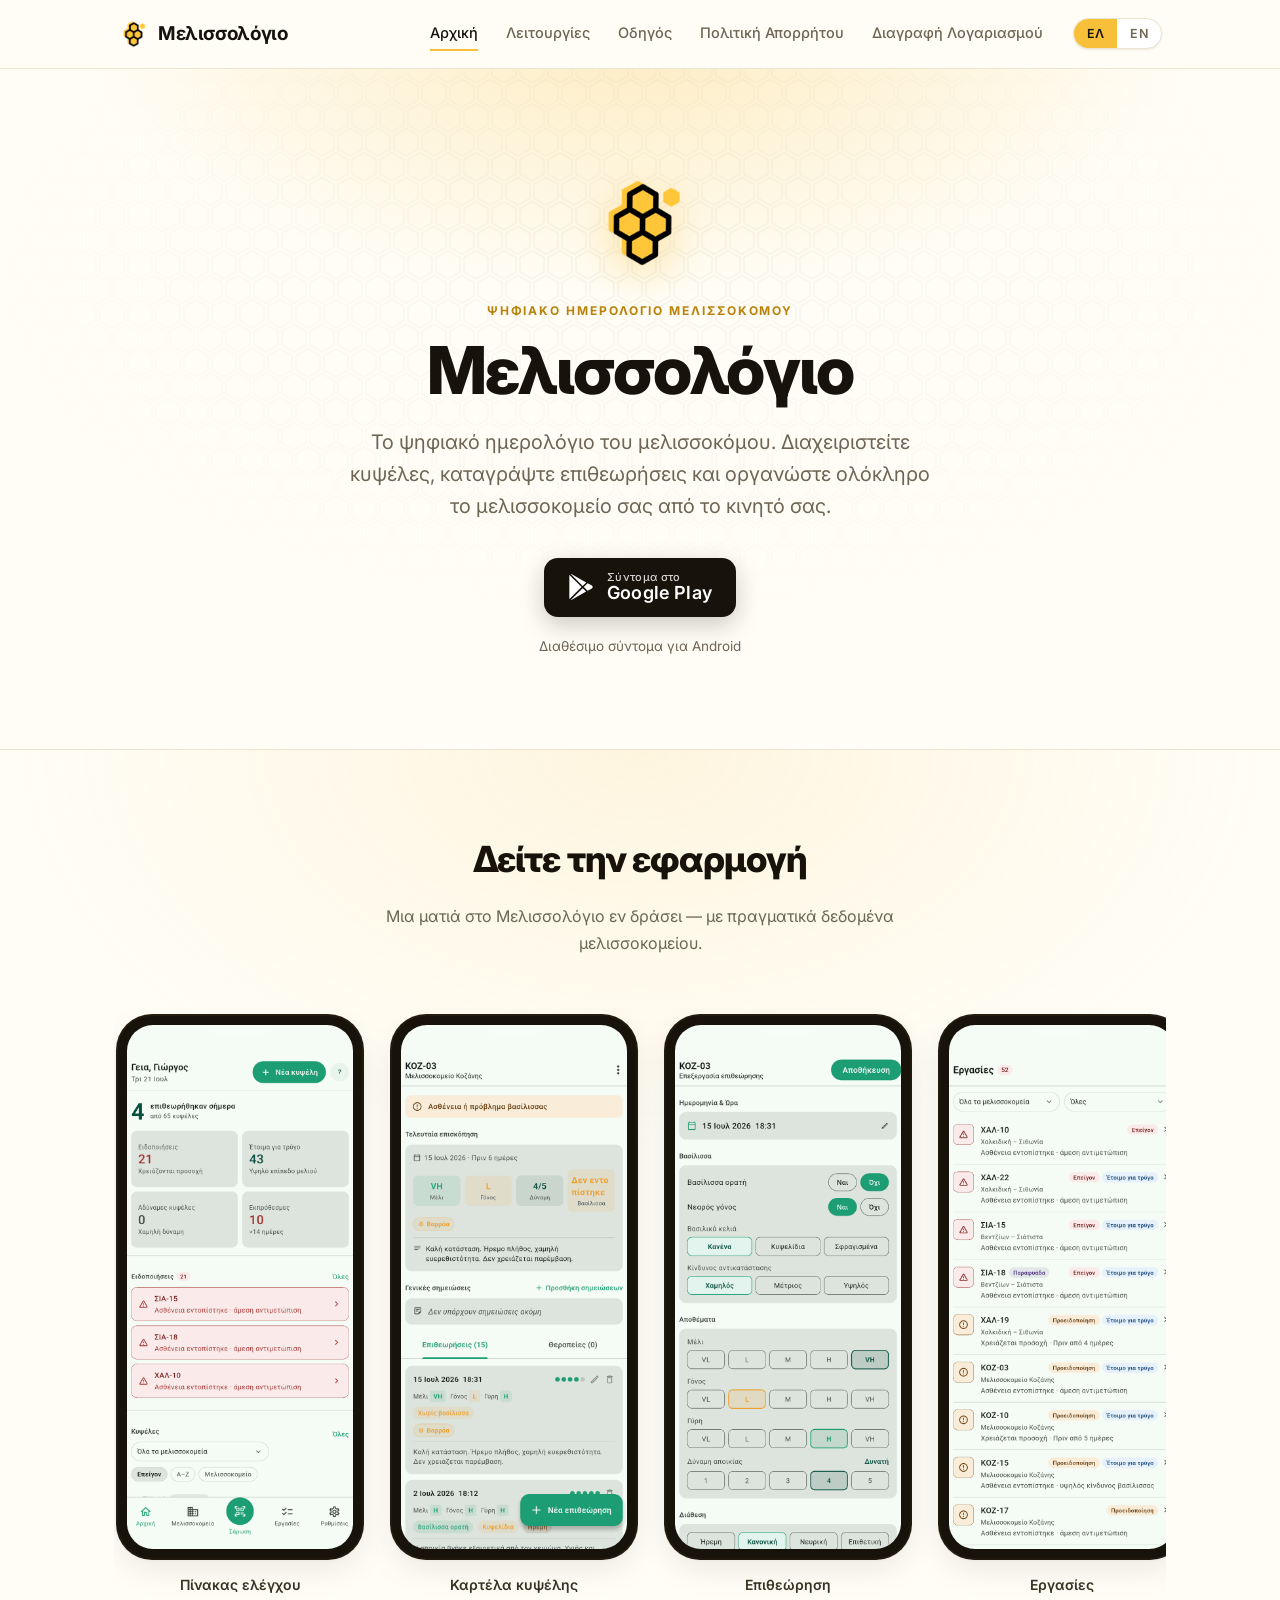
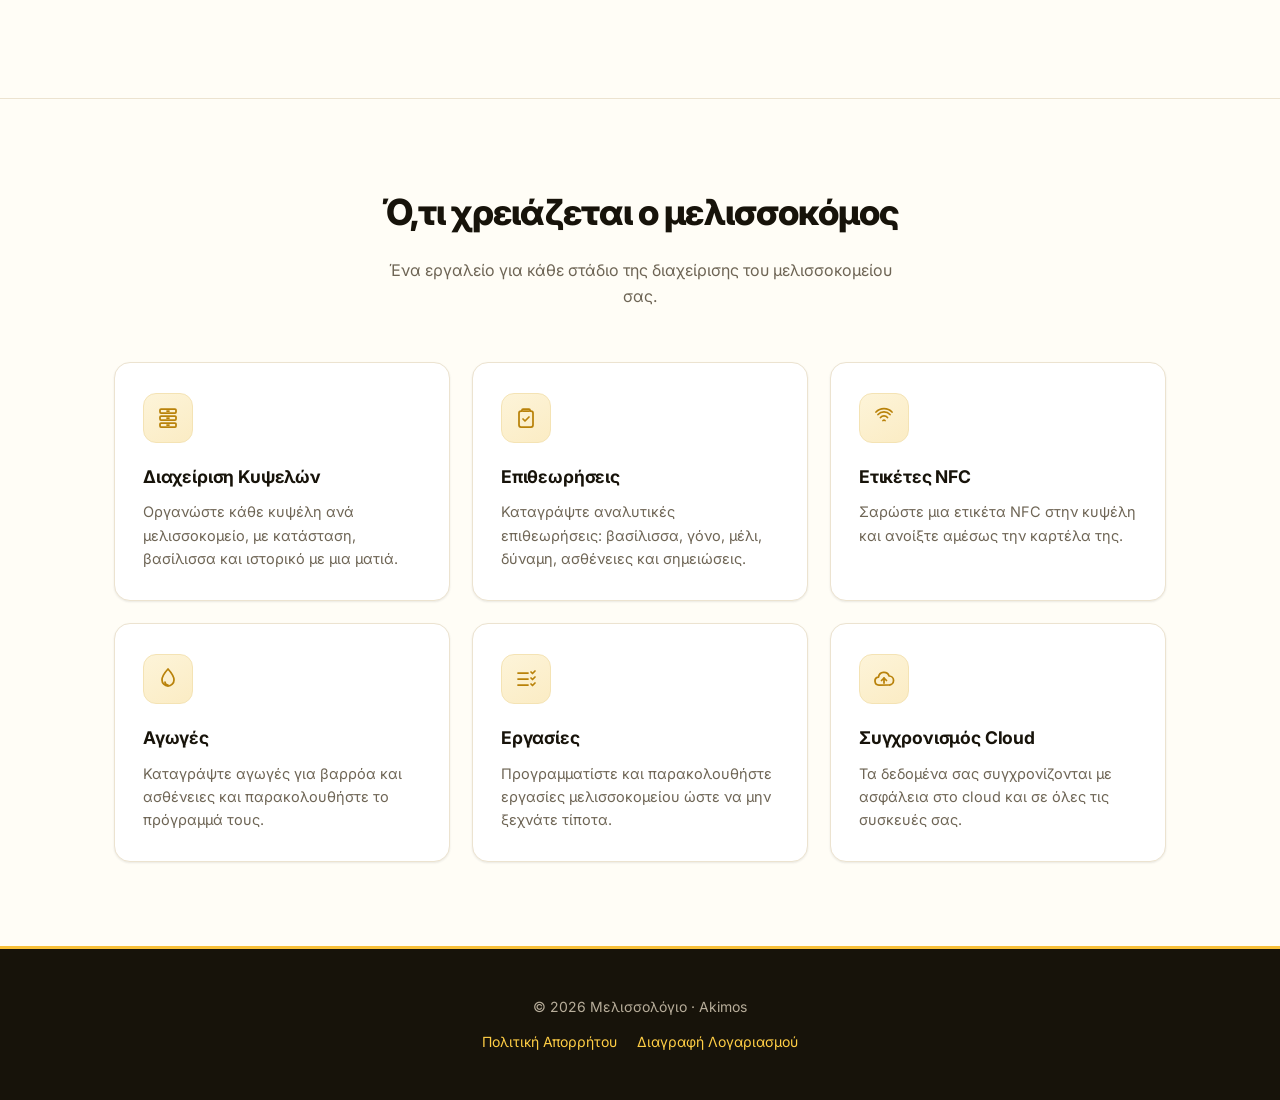
<file: index.html>
<!DOCTYPE html>
<html lang="el">
<head>
  <meta charset="UTF-8" />
  <meta name="viewport" content="width=device-width, initial-scale=1.0" />
  <title data-i18n="home.title">Μελισσολόγιο — Ψηφιακό ημερολόγιο μελισσοκόμου</title>
  <meta name="description" content="Μελισσολόγιο — το ψηφιακό ημερολόγιο του μελισσοκόμου. Διαχείριση κυψελών, επιθεωρήσεις, ετικέτες NFC και συγχρονισμός cloud." />
  <link rel="icon" href="logo.png" />
  <link rel="preconnect" href="https://fonts.googleapis.com" />
  <link rel="preconnect" href="https://fonts.gstatic.com" crossorigin />
  <link href="https://fonts.googleapis.com/css2?family=Inter:wght@400;500;600;700;800&display=swap" rel="stylesheet" />
  <link rel="stylesheet" href="styles.css" />
</head>
<body>

  <header class="nav">
    <div class="nav-inner">
      <a class="nav-brand" href="index.html">
        <img src="logo.png" alt="Μελισσολόγιο" />
        <span data-i18n="nav.brand">Μελισσολόγιο</span>
      </a>
      <div class="nav-right">
        <nav class="nav-links">
          <a href="index.html" class="active" data-i18n="nav.home">Αρχική</a>
          <a href="features.html" data-i18n="nav.features">Λειτουργίες</a>
          <a href="guide.html" data-i18n="nav.guide">Οδηγός</a>
          <a href="privacy-policy.html" data-i18n="nav.privacy">Πολιτική Απορρήτου</a>
          <a href="delete-account.html" data-i18n="nav.delete">Διαγραφή Λογαριασμού</a>
        </nav>
        <div class="lang-switch" role="group" aria-label="Language">
          <button class="lang-btn" type="button" data-set-lang="el">ΕΛ</button>
          <button class="lang-btn" type="button" data-set-lang="en">EN</button>
        </div>
        <button class="nav-toggle" type="button" aria-label="Μενού" aria-expanded="false">
          <span></span><span></span><span></span>
        </button>
      </div>
    </div>
  </header>

  <section class="hero">
    <div class="hero-inner">
      <img class="hero-logo" src="logo.png" alt="Μελισσολόγιο logo" />
      <p class="eyebrow" data-i18n="hero.eyebrow">Ψηφιακό ημερολόγιο μελισσοκόμου</p>
      <h1 data-i18n="hero.h1">Μελισσολόγιο</h1>
      <p class="tagline" data-i18n="hero.tagline">Το ψηφιακό ημερολόγιο του μελισσοκόμου. Διαχειριστείτε κυψέλες, καταγράψτε επιθεωρήσεις και οργανώστε ολόκληρο το μελισσοκομείο σας από το κινητό σας.</p>
      <a class="cta" href="#">
        <svg class="cta-play" viewBox="0 0 24 24" fill="currentColor" aria-hidden="true"><path d="M22.018 13.298l-3.919 2.218-3.515-3.493 3.543-3.521 3.891 2.202a1.49 1.49 0 0 1 0 2.594zM1.337.924a1.486 1.486 0 0 0-.112.568v21.017c0 .217.045.419.124.6l11.155-11.087L1.337.924zm12.207 10.065l3.258-3.238L3.45.195a1.466 1.466 0 0 0-.946-.179l11.04 10.973zm0 2.067l-11 10.933c.298.036.612-.016.906-.183l13.324-7.54-3.23-3.21z"/></svg>
        <span class="cta-text">
          <small data-i18n="hero.ctaSmall">Σύντομα στο</small>
          <strong data-i18n="hero.ctaStore">Google Play</strong>
        </span>
      </a>
      <p class="hero-note" data-i18n="hero.note">Διαθέσιμο σύντομα για Android</p>
    </div>
  </section>

  <section class="shots">
    <div class="shots-inner">
      <div class="section-head">
        <h2 data-i18n="shots.h2">Δείτε την εφαρμογή</h2>
        <p data-i18n="shots.sub">Μια ματιά στο Μελισσολόγιο εν δράσει — με πραγματικά δεδομένα μελισσοκομείου.</p>
      </div>
      <div class="shots-scroll">
        <figure class="device">
          <div class="device-frame"><img src="screenshots/01_dashboard.png" alt="Πίνακας ελέγχου" loading="lazy" /></div>
          <figcaption class="device-cap" data-i18n="shots.cap.dash">Πίνακας ελέγχου</figcaption>
        </figure>
        <figure class="device">
          <div class="device-frame"><img src="screenshots/02_hive_detail.png" alt="Καρτέλα κυψέλης" loading="lazy" /></div>
          <figcaption class="device-cap" data-i18n="shots.cap.hive">Καρτέλα κυψέλης</figcaption>
        </figure>
        <figure class="device">
          <div class="device-frame"><img src="screenshots/03_inspection_form.png" alt="Επιθεώρηση" loading="lazy" /></div>
          <figcaption class="device-cap" data-i18n="shots.cap.insp">Επιθεώρηση</figcaption>
        </figure>
        <figure class="device">
          <div class="device-frame"><img src="screenshots/04_tasks.png" alt="Εργασίες" loading="lazy" /></div>
          <figcaption class="device-cap" data-i18n="shots.cap.tasks">Εργασίες</figcaption>
        </figure>
        <figure class="device">
          <div class="device-frame"><img src="screenshots/05_apiary_detail.png" alt="Μελισσοκομείο" loading="lazy" /></div>
          <figcaption class="device-cap" data-i18n="shots.cap.apiary">Μελισσοκομείο</figcaption>
        </figure>
      </div>
    </div>
  </section>

  <section class="section">
    <div class="section-head">
      <h2 data-i18n="features.h2">Ό,τι χρειάζεται ο μελισσοκόμος</h2>
      <p data-i18n="features.sub">Ένα εργαλείο για κάθε στάδιο της διαχείρισης του μελισσοκομείου σας.</p>
    </div>

    <div class="grid">
      <article class="card">
        <div class="card-icon">
          <svg viewBox="0 0 24 24" fill="none" stroke="currentColor" stroke-width="1.75" stroke-linecap="round" stroke-linejoin="round"><rect x="4" y="3" width="16" height="4" rx="1"/><rect x="4" y="10" width="16" height="4" rx="1"/><rect x="4" y="17" width="16" height="4" rx="1"/><path d="M11 5h2M11 12h2M11 19h2"/></svg>
        </div>
        <h3 data-i18n="f.hives.h">Διαχείριση Κυψελών</h3>
        <p data-i18n="f.hives.p">Οργανώστε κάθε κυψέλη ανά μελισσοκομείο, με κατάσταση, βασίλισσα και ιστορικό με μια ματιά.</p>
      </article>

      <article class="card">
        <div class="card-icon">
          <svg viewBox="0 0 24 24" fill="none" stroke="currentColor" stroke-width="1.75" stroke-linecap="round" stroke-linejoin="round"><path d="M9 3h6a1 1 0 0 1 1 1v1h1a2 2 0 0 1 2 2v12a2 2 0 0 1-2 2H7a2 2 0 0 1-2-2V7a2 2 0 0 1 2-2h1V4a1 1 0 0 1 1-1Z"/><path d="M9 5h6"/><path d="m9 13 2 2 4-4"/></svg>
        </div>
        <h3 data-i18n="f.insp.h">Επιθεωρήσεις</h3>
        <p data-i18n="f.insp.p">Καταγράψτε αναλυτικές επιθεωρήσεις: βασίλισσα, γόνο, μέλι, δύναμη, ασθένειες και σημειώσεις.</p>
      </article>

      <article class="card">
        <div class="card-icon">
          <svg viewBox="0 0 24 24" fill="none" stroke="currentColor" stroke-width="1.75" stroke-linecap="round" stroke-linejoin="round"><path d="M6 8.5a8 8 0 0 1 12 0"/><path d="M8.5 11.5a4.5 4.5 0 0 1 7 0"/><path d="M11 14.5a1.4 1.4 0 0 1 2 0"/><path d="M4 6a11 11 0 0 1 16 0"/></svg>
        </div>
        <h3 data-i18n="f.nfc.h">Ετικέτες NFC</h3>
        <p data-i18n="f.nfc.p">Σαρώστε μια ετικέτα NFC στην κυψέλη και ανοίξτε αμέσως την καρτέλα της.</p>
      </article>

      <article class="card">
        <div class="card-icon">
          <svg viewBox="0 0 24 24" fill="none" stroke="currentColor" stroke-width="1.75" stroke-linecap="round" stroke-linejoin="round"><path d="M12 2s6 6.5 6 11a6 6 0 0 1-12 0c0-4.5 6-11 6-11Z"/><path d="M12 18a3 3 0 0 1-3-3"/></svg>
        </div>
        <h3 data-i18n="f.treat.h">Αγωγές</h3>
        <p data-i18n="f.treat.p">Καταγράψτε αγωγές για βαρρόα και ασθένειες και παρακολουθήστε το πρόγραμμά τους.</p>
      </article>

      <article class="card">
        <div class="card-icon">
          <svg viewBox="0 0 24 24" fill="none" stroke="currentColor" stroke-width="1.75" stroke-linecap="round" stroke-linejoin="round"><path d="M4 6h10M4 12h10M4 18h10"/><path d="m17 5 1.5 1.5L21 4"/><path d="m17 11 1.5 1.5L21 10"/><path d="m17 17 1.5 1.5L21 16"/></svg>
        </div>
        <h3 data-i18n="f.tasks.h">Εργασίες</h3>
        <p data-i18n="f.tasks.p">Προγραμματίστε και παρακολουθήστε εργασίες μελισσοκομείου ώστε να μην ξεχνάτε τίποτα.</p>
      </article>

      <article class="card">
        <div class="card-icon">
          <svg viewBox="0 0 24 24" fill="none" stroke="currentColor" stroke-width="1.75" stroke-linecap="round" stroke-linejoin="round"><path d="M7 18a4 4 0 0 1-.5-7.97 5.5 5.5 0 0 1 10.6-1.03A3.75 3.75 0 0 1 17 18H7Z"/><path d="M12 11v5"/><path d="m9.5 13.5 2.5-2.5 2.5 2.5"/></svg>
        </div>
        <h3 data-i18n="f.sync.h">Συγχρονισμός Cloud</h3>
        <p data-i18n="f.sync.p">Τα δεδομένα σας συγχρονίζονται με ασφάλεια στο cloud και σε όλες τις συσκευές σας.</p>
      </article>
    </div>
  </section>

  <footer class="footer">
    <p data-i18n="footer.copy">© 2026 Μελισσολόγιο · Akimos</p>
    <div class="footer-links">
      <a href="privacy-policy.html" data-i18n="nav.privacy">Πολιτική Απορρήτου</a>
      <a href="delete-account.html" data-i18n="nav.delete">Διαγραφή Λογαριασμού</a>
    </div>
  </footer>

  <script src="i18n.js"></script>
</body>
</html>
</file>
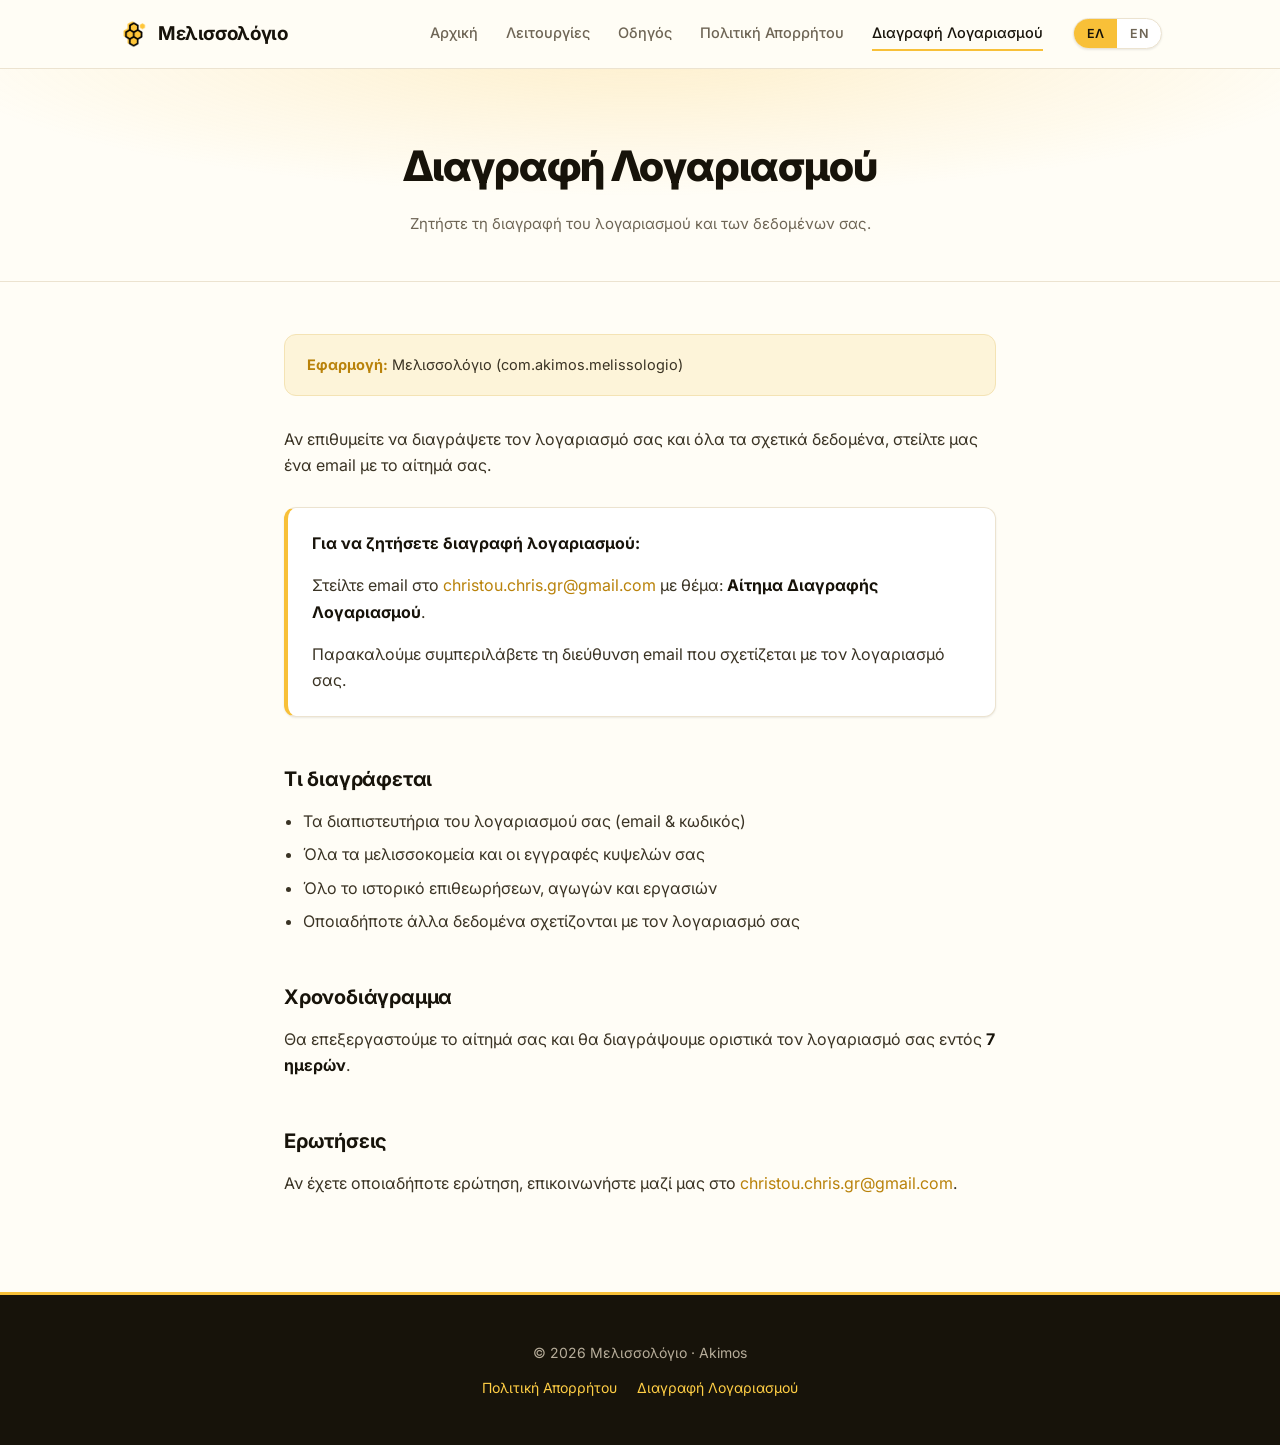
<file: delete-account.html>
<!DOCTYPE html>
<html lang="el">
<head>
  <meta charset="UTF-8" />
  <meta name="viewport" content="width=device-width, initial-scale=1.0" />
  <title data-i18n="delete.title">Διαγραφή Λογαριασμού — Μελισσολόγιο</title>
  <link rel="icon" href="logo.png" />
  <link rel="preconnect" href="https://fonts.googleapis.com" />
  <link rel="preconnect" href="https://fonts.gstatic.com" crossorigin />
  <link href="https://fonts.googleapis.com/css2?family=Inter:wght@400;500;600;700;800&display=swap" rel="stylesheet" />
  <link rel="stylesheet" href="styles.css" />
</head>
<body>

  <header class="nav">
    <div class="nav-inner">
      <a class="nav-brand" href="index.html">
        <img src="logo.png" alt="Μελισσολόγιο" />
        <span data-i18n="nav.brand">Μελισσολόγιο</span>
      </a>
      <div class="nav-right">
        <nav class="nav-links">
          <a href="index.html" data-i18n="nav.home">Αρχική</a>
          <a href="features.html" data-i18n="nav.features">Λειτουργίες</a>
          <a href="guide.html" data-i18n="nav.guide">Οδηγός</a>
          <a href="privacy-policy.html" data-i18n="nav.privacy">Πολιτική Απορρήτου</a>
          <a href="delete-account.html" class="active" data-i18n="nav.delete">Διαγραφή Λογαριασμού</a>
        </nav>
        <div class="lang-switch" role="group" aria-label="Language">
          <button class="lang-btn" type="button" data-set-lang="el">ΕΛ</button>
          <button class="lang-btn" type="button" data-set-lang="en">EN</button>
        </div>
        <button class="nav-toggle" type="button" aria-label="Μενού" aria-expanded="false">
          <span></span><span></span><span></span>
        </button>
      </div>
    </div>
  </header>

  <div class="page-header">
    <h1 data-i18n="delete.h1">Διαγραφή Λογαριασμού</h1>
    <p class="subtitle" data-i18n="delete.subtitle">Ζητήστε τη διαγραφή του λογαριασμού και των δεδομένων σας.</p>
  </div>

  <main class="content">

    <!-- ============================= GREEK ============================= -->
    <div data-lang="el">
      <div class="meta-card">
        <strong>Εφαρμογή:</strong> Μελισσολόγιο (com.akimos.melissologio)
      </div>

      <p>Αν επιθυμείτε να διαγράψετε τον λογαριασμό σας και όλα τα σχετικά δεδομένα, στείλτε μας ένα email με το αίτημά σας.</p>

      <div class="callout">
        <p><strong>Για να ζητήσετε διαγραφή λογαριασμού:</strong></p>
        <p>Στείλτε email στο <a href="mailto:christou.chris.gr@gmail.com">christou.chris.gr@gmail.com</a> με θέμα: <strong>Αίτημα Διαγραφής Λογαριασμού</strong>.</p>
        <p style="margin-bottom:0;">Παρακαλούμε συμπεριλάβετε τη διεύθυνση email που σχετίζεται με τον λογαριασμό σας.</p>
      </div>

      <h2>Τι διαγράφεται</h2>
      <ul>
        <li>Τα διαπιστευτήρια του λογαριασμού σας (email &amp; κωδικός)</li>
        <li>Όλα τα μελισσοκομεία και οι εγγραφές κυψελών σας</li>
        <li>Όλο το ιστορικό επιθεωρήσεων, αγωγών και εργασιών</li>
        <li>Οποιαδήποτε άλλα δεδομένα σχετίζονται με τον λογαριασμό σας</li>
      </ul>

      <h2>Χρονοδιάγραμμα</h2>
      <p>Θα επεξεργαστούμε το αίτημά σας και θα διαγράψουμε οριστικά τον λογαριασμό σας εντός <strong>7 ημερών</strong>.</p>

      <h2>Ερωτήσεις</h2>
      <p>Αν έχετε οποιαδήποτε ερώτηση, επικοινωνήστε μαζί μας στο <a href="mailto:christou.chris.gr@gmail.com">christou.chris.gr@gmail.com</a>.</p>
    </div>

    <!-- ============================= ENGLISH ============================= -->
    <div data-lang="en">
      <div class="meta-card">
        <strong>App:</strong> Melissologio (com.akimos.melissologio)
      </div>

      <p>If you would like to delete your account and all associated data, please send us an email with your request.</p>

      <div class="callout">
        <p><strong>To request account deletion:</strong></p>
        <p>Send an email to <a href="mailto:christou.chris.gr@gmail.com">christou.chris.gr@gmail.com</a> with the subject line: <strong>Account Deletion Request</strong>.</p>
        <p style="margin-bottom:0;">Please include the email address associated with your account.</p>
      </div>

      <h2>What gets deleted</h2>
      <ul>
        <li>Your account credentials (email &amp; password)</li>
        <li>All your apiaries and hive records</li>
        <li>All inspection, treatment and task history</li>
        <li>Any other data associated with your account</li>
      </ul>

      <h2>Timeline</h2>
      <p>We will process your request and permanently delete your account within <strong>7 days</strong>.</p>

      <h2>Questions</h2>
      <p>If you have any questions, contact us at <a href="mailto:christou.chris.gr@gmail.com">christou.chris.gr@gmail.com</a>.</p>
    </div>

  </main>

  <footer class="footer">
    <p data-i18n="footer.copy">© 2026 Μελισσολόγιο · Akimos</p>
    <div class="footer-links">
      <a href="privacy-policy.html" data-i18n="nav.privacy">Πολιτική Απορρήτου</a>
      <a href="delete-account.html" data-i18n="nav.delete">Διαγραφή Λογαριασμού</a>
    </div>
  </footer>

  <script src="i18n.js"></script>
</body>
</html>
</file>
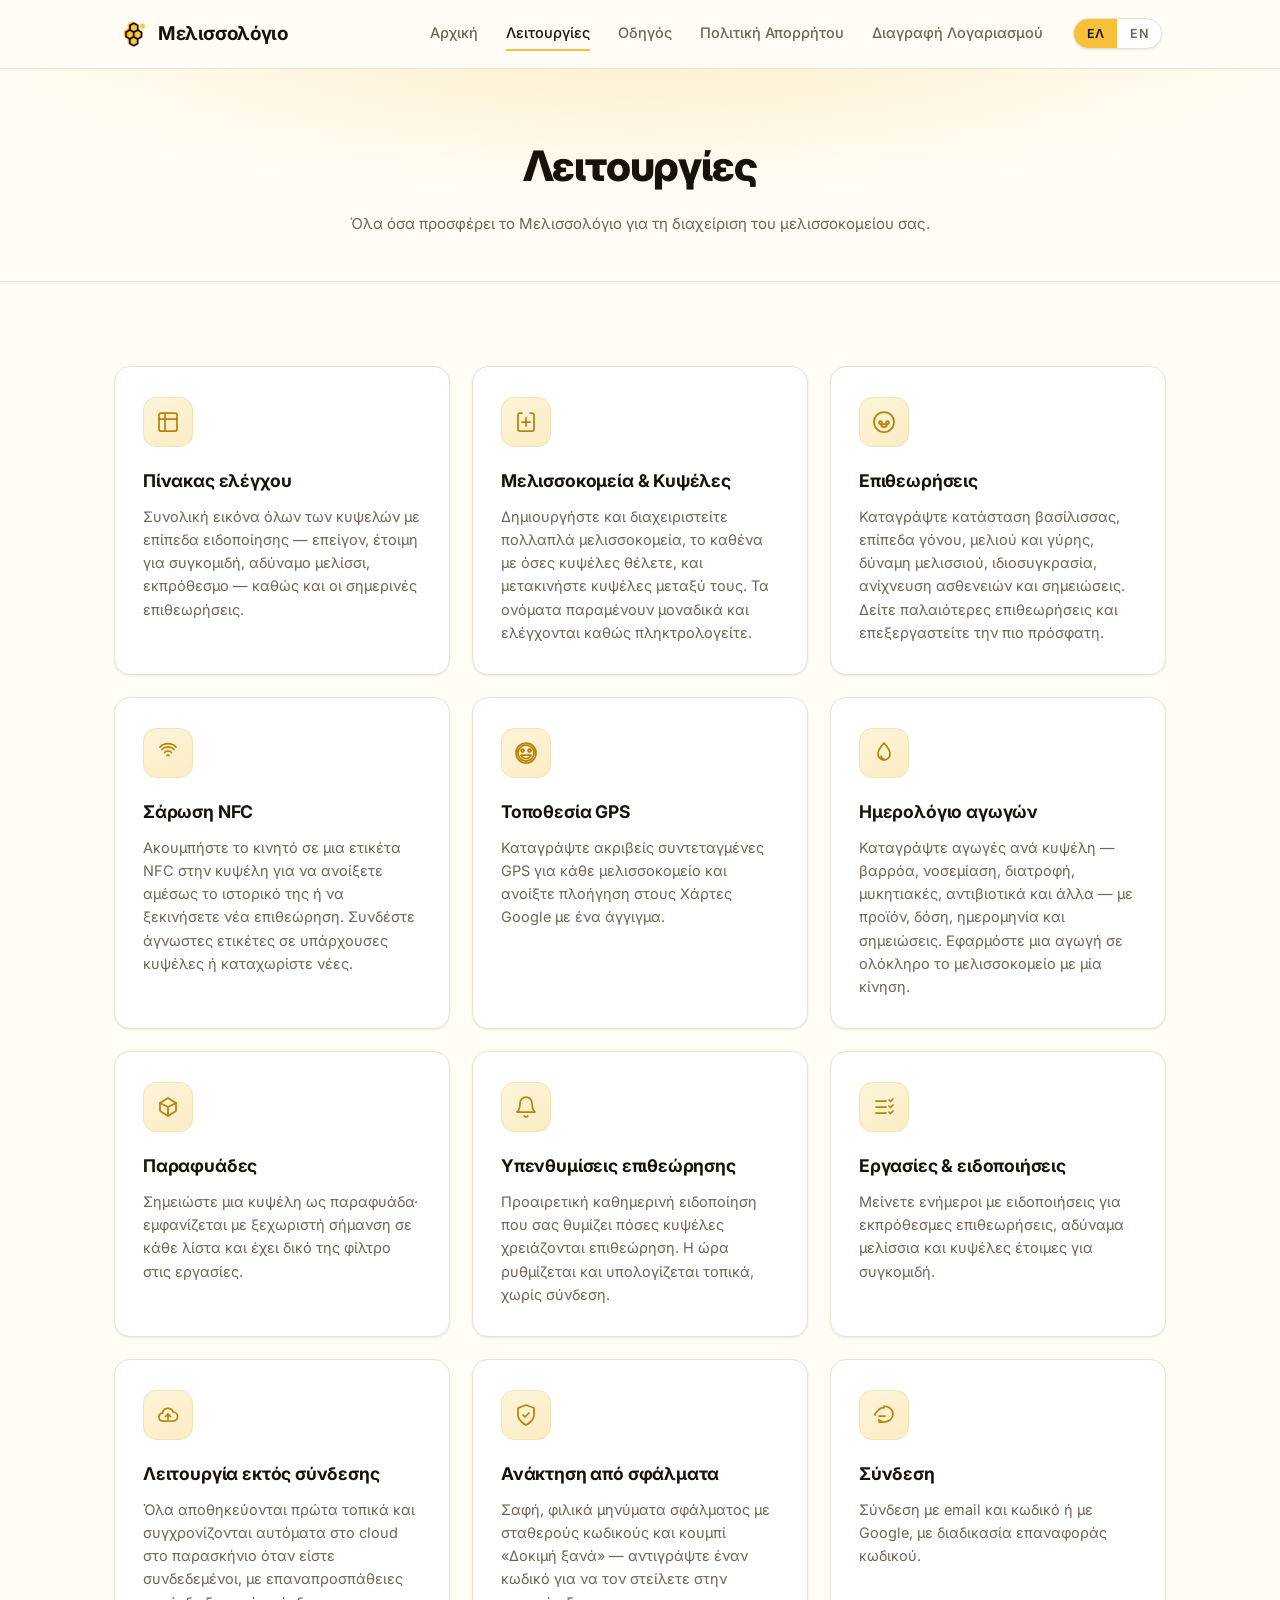
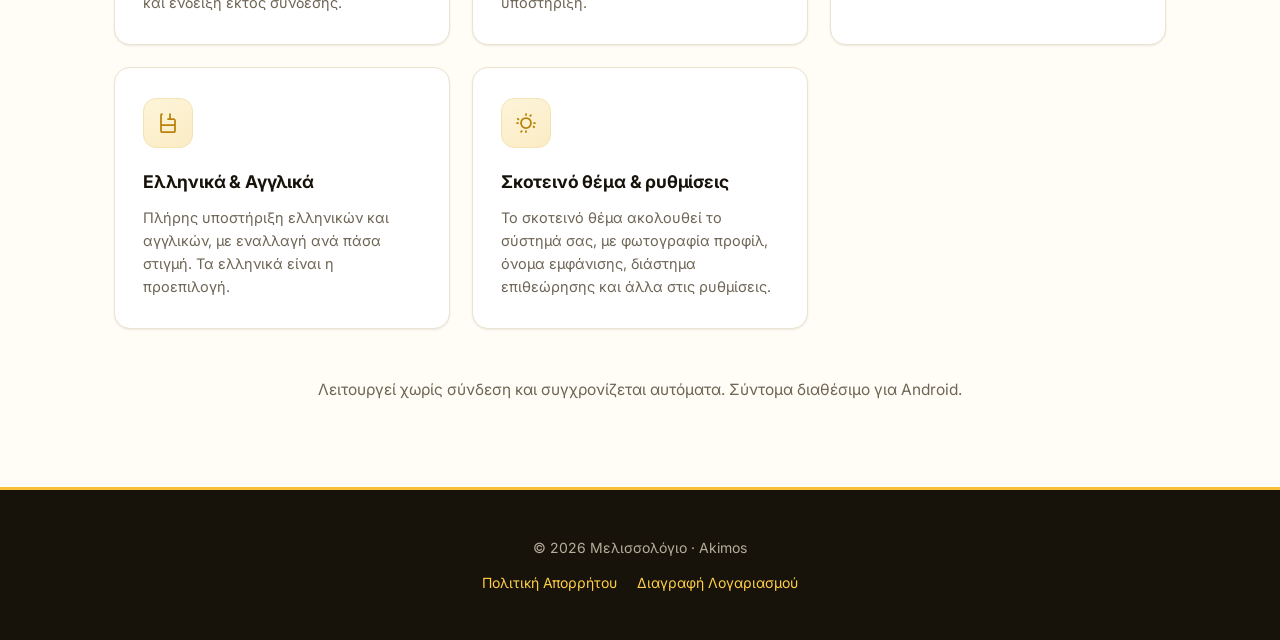
<file: features.html>
<!DOCTYPE html>
<html lang="el">
<head>
  <meta charset="UTF-8" />
  <meta name="viewport" content="width=device-width, initial-scale=1.0" />
  <title data-i18n="featpage.title">Λειτουργίες — Μελισσολόγιο</title>
  <link rel="icon" href="logo.png" />
  <link rel="preconnect" href="https://fonts.googleapis.com" />
  <link rel="preconnect" href="https://fonts.gstatic.com" crossorigin />
  <link href="https://fonts.googleapis.com/css2?family=Inter:wght@400;500;600;700;800&display=swap" rel="stylesheet" />
  <link rel="stylesheet" href="styles.css" />
</head>
<body>

  <header class="nav">
    <div class="nav-inner">
      <a class="nav-brand" href="index.html">
        <img src="logo.png" alt="Μελισσολόγιο" />
        <span data-i18n="nav.brand">Μελισσολόγιο</span>
      </a>
      <div class="nav-right">
        <nav class="nav-links">
          <a href="index.html" data-i18n="nav.home">Αρχική</a>
          <a href="features.html" class="active" data-i18n="nav.features">Λειτουργίες</a>
          <a href="guide.html" data-i18n="nav.guide">Οδηγός</a>
          <a href="privacy-policy.html" data-i18n="nav.privacy">Πολιτική Απορρήτου</a>
          <a href="delete-account.html" data-i18n="nav.delete">Διαγραφή Λογαριασμού</a>
        </nav>
        <div class="lang-switch" role="group" aria-label="Language">
          <button class="lang-btn" type="button" data-set-lang="el">ΕΛ</button>
          <button class="lang-btn" type="button" data-set-lang="en">EN</button>
        </div>
        <button class="nav-toggle" type="button" aria-label="Μενού" aria-expanded="false">
          <span></span><span></span><span></span>
        </button>
      </div>
    </div>
  </header>

  <div class="page-header">
    <h1 data-i18n="featpage.h1">Λειτουργίες</h1>
    <p class="subtitle" data-i18n="featpage.subtitle">Όλα όσα προσφέρει το Μελισσολόγιο για τη διαχείριση του μελισσοκομείου σας.</p>
  </div>

  <section class="section">
    <div class="grid">
      <article class="card">
        <div class="card-icon">
          <svg viewBox="0 0 24 24" fill="none" stroke="currentColor" stroke-width="1.75" stroke-linecap="round" stroke-linejoin="round"><rect x="3" y="3" width="18" height="18" rx="2"/><path d="M3 9h18M9 3v18"/></svg>
        </div>
        <h3 data-i18n="fp.dash.h">Πίνακας ελέγχου</h3>
        <p data-i18n="fp.dash.p">Συνολική εικόνα όλων των κυψελών με επίπεδα ειδοποίησης — επείγον, έτοιμη για συγκομιδή, αδύναμο μελίσσι, εκπρόθεσμο — καθώς και οι σημερινές επιθεωρήσεις.</p>
      </article>

      <article class="card">
        <div class="card-icon">
          <svg viewBox="0 0 24 24" fill="none" stroke="currentColor" stroke-width="1.75" stroke-linecap="round" stroke-linejoin="round"><path d="M8 3H6a2 2 0 0 0-2 2v14a2 2 0 0 0 2 2h12a2 2 0 0 0 2-2V5a2 2 0 0 0-2-2h-2"/><path d="M12 8v8M8 12h8"/></svg>
        </div>
        <h3 data-i18n="fp.hives.h">Μελισσοκομεία & Κυψέλες</h3>
        <p data-i18n="fp.hives.p">Δημιουργήστε και διαχειριστείτε πολλαπλά μελισσοκομεία, το καθένα με όσες κυψέλες θέλετε, και μετακινήστε κυψέλες μεταξύ τους. Τα ονόματα παραμένουν μοναδικά και ελέγχονται καθώς πληκτρολογείτε.</p>
      </article>

      <article class="card">
        <div class="card-icon">
          <svg viewBox="0 0 24 24" fill="none" stroke="currentColor" stroke-width="1.75" stroke-linecap="round" stroke-linejoin="round"><path d="M12 2C6.48 2 2 6.48 2 12s4.48 10 10 10 10-4.48 10-10S17.52 2 12 2z"/><path d="M7 12.5a1.5 1.5 0 1 0 3 0 1.5 1.5 0 0 0-3 0zM14 12.5a1.5 1.5 0 1 0 3 0 1.5 1.5 0 0 0-3 0z"/><path d="M12 17c1.66 0 3-1.34 3-3H9c0 1.66 1.34 3 3 3z"/></svg>
        </div>
        <h3 data-i18n="fp.insp.h">Επιθεωρήσεις</h3>
        <p data-i18n="fp.insp.p">Καταγράψτε κατάσταση βασίλισσας, επίπεδα γόνου, μελιού και γύρης, δύναμη μελισσιού, ιδιοσυγκρασία, ανίχνευση ασθενειών και σημειώσεις. Δείτε παλαιότερες επιθεωρήσεις και επεξεργαστείτε την πιο πρόσφατη.</p>
      </article>

      <article class="card">
        <div class="card-icon">
          <svg viewBox="0 0 24 24" fill="none" stroke="currentColor" stroke-width="1.75" stroke-linecap="round" stroke-linejoin="round"><path d="M6 8.5a8 8 0 0 1 12 0"/><path d="M8.5 11.5a4.5 4.5 0 0 1 7 0"/><path d="M11 14.5a1.4 1.4 0 0 1 2 0"/><path d="M4 6a11 11 0 0 1 16 0"/></svg>
        </div>
        <h3 data-i18n="fp.nfc.h">Σάρωση NFC</h3>
        <p data-i18n="fp.nfc.p">Ακουμπήστε το κινητό σε μια ετικέτα NFC στην κυψέλη για να ανοίξετε αμέσως το ιστορικό της ή να ξεκινήσετε νέα επιθεώρηση. Συνδέστε άγνωστες ετικέτες σε υπάρχουσες κυψέλες ή καταχωρίστε νέες.</p>
      </article>

      <article class="card">
        <div class="card-icon">
          <svg viewBox="0 0 24 24" fill="none" stroke="currentColor" stroke-width="1.75" stroke-linecap="round" stroke-linejoin="round"><path d="M12 2C6.48 2 2 6.48 2 12s4.48 10 10 10 10-4.48 10-10S17.52 2 12 2zm0 18c-4.41 0-8-3.59-8-8s3.59-8 8-8 8 3.59 8 8-3.59 8-8 8zm3.5-9c.83 0 1.5-.67 1.5-1.5S16.33 8 15.5 8 14 8.67 14 9.5s.67 1.5 1.5 1.5zm-7 0c.83 0 1.5-.67 1.5-1.5S9.33 8 8.5 8 7 8.67 7 9.5 7.67 11 8.5 11zm3.5 6.5c2.33 0 4.31-1.46 5.11-3.5H6.89c.8 2.04 2.78 3.5 5.11 3.5z"/></svg>
        </div>
        <h3 data-i18n="fp.gps.h">Τοποθεσία GPS</h3>
        <p data-i18n="fp.gps.p">Καταγράψτε ακριβείς συντεταγμένες GPS για κάθε μελισσοκομείο και ανοίξτε πλοήγηση στους Χάρτες Google με ένα άγγιγμα.</p>
      </article>

      <article class="card">
        <div class="card-icon">
          <svg viewBox="0 0 24 24" fill="none" stroke="currentColor" stroke-width="1.75" stroke-linecap="round" stroke-linejoin="round"><path d="M12 2s6 6.5 6 11a6 6 0 0 1-12 0c0-4.5 6-11 6-11Z"/><path d="M12 18a3 3 0 0 1-3-3"/></svg>
        </div>
        <h3 data-i18n="fp.treat.h">Ημερολόγιο αγωγών</h3>
        <p data-i18n="fp.treat.p">Καταγράψτε αγωγές ανά κυψέλη — βαρρόα, νοσεμίαση, διατροφή, μυκητιακές, αντιβιοτικά και άλλα — με προϊόν, δόση, ημερομηνία και σημειώσεις. Εφαρμόστε μια αγωγή σε ολόκληρο το μελισσοκομείο με μία κίνηση.</p>
      </article>

      <article class="card">
        <div class="card-icon">
          <svg viewBox="0 0 24 24" fill="none" stroke="currentColor" stroke-width="1.75" stroke-linecap="round" stroke-linejoin="round"><path d="M12 3 4 8v8l8 5 8-5V8l-8-5Z"/><path d="M12 12v9"/><path d="m4 8 8 4 8-4"/></svg>
        </div>
        <h3 data-i18n="fp.nucleus.h">Παραφυάδες</h3>
        <p data-i18n="fp.nucleus.p">Σημειώστε μια κυψέλη ως παραφυάδα· εμφανίζεται με ξεχωριστή σήμανση σε κάθε λίστα και έχει δικό της φίλτρο στις εργασίες.</p>
      </article>

      <article class="card">
        <div class="card-icon">
          <svg viewBox="0 0 24 24" fill="none" stroke="currentColor" stroke-width="1.75" stroke-linecap="round" stroke-linejoin="round"><path d="M18 8a6 6 0 0 0-12 0c0 7-3 9-3 9h18s-3-2-3-9"/><path d="M13.73 21a2 2 0 0 1-3.46 0"/></svg>
        </div>
        <h3 data-i18n="fp.reminders.h">Υπενθυμίσεις επιθεώρησης</h3>
        <p data-i18n="fp.reminders.p">Προαιρετική καθημερινή ειδοποίηση που σας θυμίζει πόσες κυψέλες χρειάζονται επιθεώρηση. Η ώρα ρυθμίζεται και υπολογίζεται τοπικά, χωρίς σύνδεση.</p>
      </article>

      <article class="card">
        <div class="card-icon">
          <svg viewBox="0 0 24 24" fill="none" stroke="currentColor" stroke-width="1.75" stroke-linecap="round" stroke-linejoin="round"><path d="M4 6h10M4 12h10M4 18h10"/><path d="m17 5 1.5 1.5L21 4"/><path d="m17 11 1.5 1.5L21 10"/><path d="m17 17 1.5 1.5L21 16"/></svg>
        </div>
        <h3 data-i18n="fp.tasks.h">Εργασίες & ειδοποιήσεις</h3>
        <p data-i18n="fp.tasks.p">Μείνετε ενήμεροι με ειδοποιήσεις για εκπρόθεσμες επιθεωρήσεις, αδύναμα μελίσσια και κυψέλες έτοιμες για συγκομιδή.</p>
      </article>

      <article class="card">
        <div class="card-icon">
          <svg viewBox="0 0 24 24" fill="none" stroke="currentColor" stroke-width="1.75" stroke-linecap="round" stroke-linejoin="round"><path d="M7 18a4 4 0 0 1-.5-7.97 5.5 5.5 0 0 1 10.6-1.03A3.75 3.75 0 0 1 17 18H7Z"/><path d="M12 11v5"/><path d="m9.5 13.5 2.5-2.5 2.5 2.5"/></svg>
        </div>
        <h3 data-i18n="fp.sync.h">Λειτουργία εκτός σύνδεσης</h3>
        <p data-i18n="fp.sync.p">Όλα αποθηκεύονται πρώτα τοπικά και συγχρονίζονται αυτόματα στο cloud στο παρασκήνιο όταν είστε συνδεδεμένοι, με επαναπροσπάθειες και ένδειξη εκτός σύνδεσης.</p>
      </article>

      <article class="card">
        <div class="card-icon">
          <svg viewBox="0 0 24 24" fill="none" stroke="currentColor" stroke-width="1.75" stroke-linecap="round" stroke-linejoin="round"><path d="M12 22s8-4 8-10V5l-8-3-8 3v7c0 6 8 10 8 10z"/><path d="M9 12l2 2 4-4"/></svg>
        </div>
        <h3 data-i18n="fp.errors.h">Ανάκτηση από σφάλματα</h3>
        <p data-i18n="fp.errors.p">Σαφή, φιλικά μηνύματα σφάλματος με σταθερούς κωδικούς και κουμπί «Δοκιμή ξανά» — αντιγράψτε έναν κωδικό για να τον στείλετε στην υποστήριξη.</p>
      </article>

      <article class="card">
        <div class="card-icon">
          <svg viewBox="0 0 24 24" fill="none" stroke="currentColor" stroke-width="1.75" stroke-linecap="round" stroke-linejoin="round"><path d="M12 3c4.97 0 9 3.582 9 8s-4.03 8-9 8c-1.946 0-3.75-.75-5.268-2M3 12c0-1.25.756-2.412 2.122-3.6.321-.269.642-.56.922-.889C7.454 5.723 9.448 4.745 12 4.745"/><path d="M7 13h6M7 19h3"/></svg>
        </div>
        <h3 data-i18n="fp.auth.h">Σύνδεση</h3>
        <p data-i18n="fp.auth.p">Σύνδεση με email και κωδικό ή με Google, με διαδικασία επαναφοράς κωδικού.</p>
      </article>

      <article class="card">
        <div class="card-icon">
          <svg viewBox="0 0 24 24" fill="none" stroke="currentColor" stroke-width="1.75" stroke-linecap="round" stroke-linejoin="round"><path d="M6 3c-.6 0-1 .4-1 1v16c0 .6.4 1 1 1h12c.6 0 1-.4 1-1V9m-5-6v5m0 6H6m6-6h6m-6 6h6"/></svg>
        </div>
        <h3 data-i18n="fp.lang.h">Ελληνικά & Αγγλικά</h3>
        <p data-i18n="fp.lang.p">Πλήρης υποστήριξη ελληνικών και αγγλικών, με εναλλαγή ανά πάσα στιγμή. Τα ελληνικά είναι η προεπιλογή.</p>
      </article>

      <article class="card">
        <div class="card-icon">
          <svg viewBox="0 0 24 24" fill="none" stroke="currentColor" stroke-width="1.75" stroke-linecap="round" stroke-linejoin="round"><path d="M12 3v1m4.22.78l.707-.707M20 12h1m-.78 4.22l-.707-.707M12 20v1m-4.22-.78l-.707.707M4 12H3m.78-4.22l.707.707"/><circle cx="12" cy="12" r="5"/></svg>
        </div>
        <h3 data-i18n="fp.settings.h">Σκοτεινό θέμα & ρυθμίσεις</h3>
        <p data-i18n="fp.settings.p">Το σκοτεινό θέμα ακολουθεί το σύστημά σας, με φωτογραφία προφίλ, όνομα εμφάνισης, διάστημα επιθεώρησης και άλλα στις ρυθμίσεις.</p>
      </article>
    </div>

    <div class="section-outro" data-i18n="featpage.outro">Λειτουργεί χωρίς σύνδεση και συγχρονίζεται αυτόματα. Σύντομα διαθέσιμο για Android.</div>
  </section>

  <footer class="footer">
    <p data-i18n="footer.copy">© 2026 Μελισσολόγιο · Akimos</p>
    <div class="footer-links">
      <a href="privacy-policy.html" data-i18n="nav.privacy">Πολιτική Απορρήτου</a>
      <a href="delete-account.html" data-i18n="nav.delete">Διαγραφή Λογαριασμού</a>
    </div>
  </footer>

  <script src="i18n.js"></script>
</body>
</html>
</file>
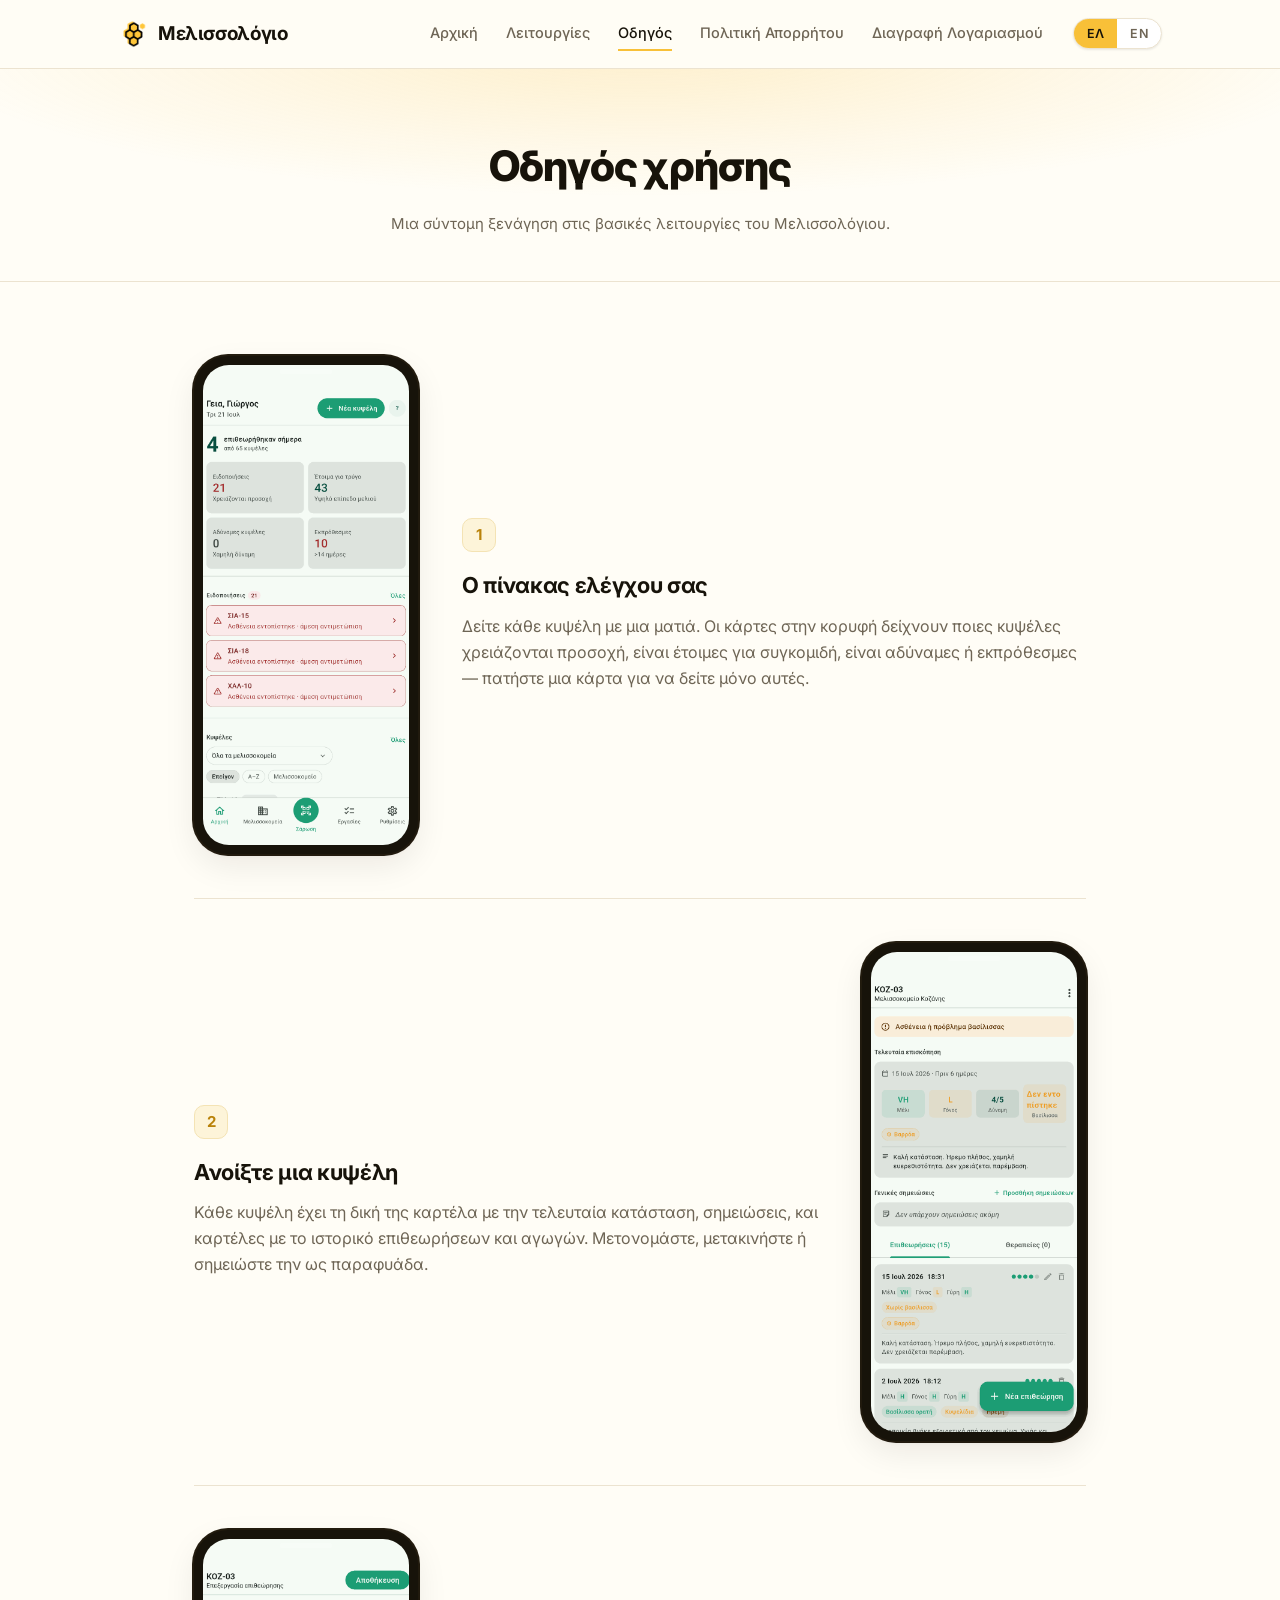
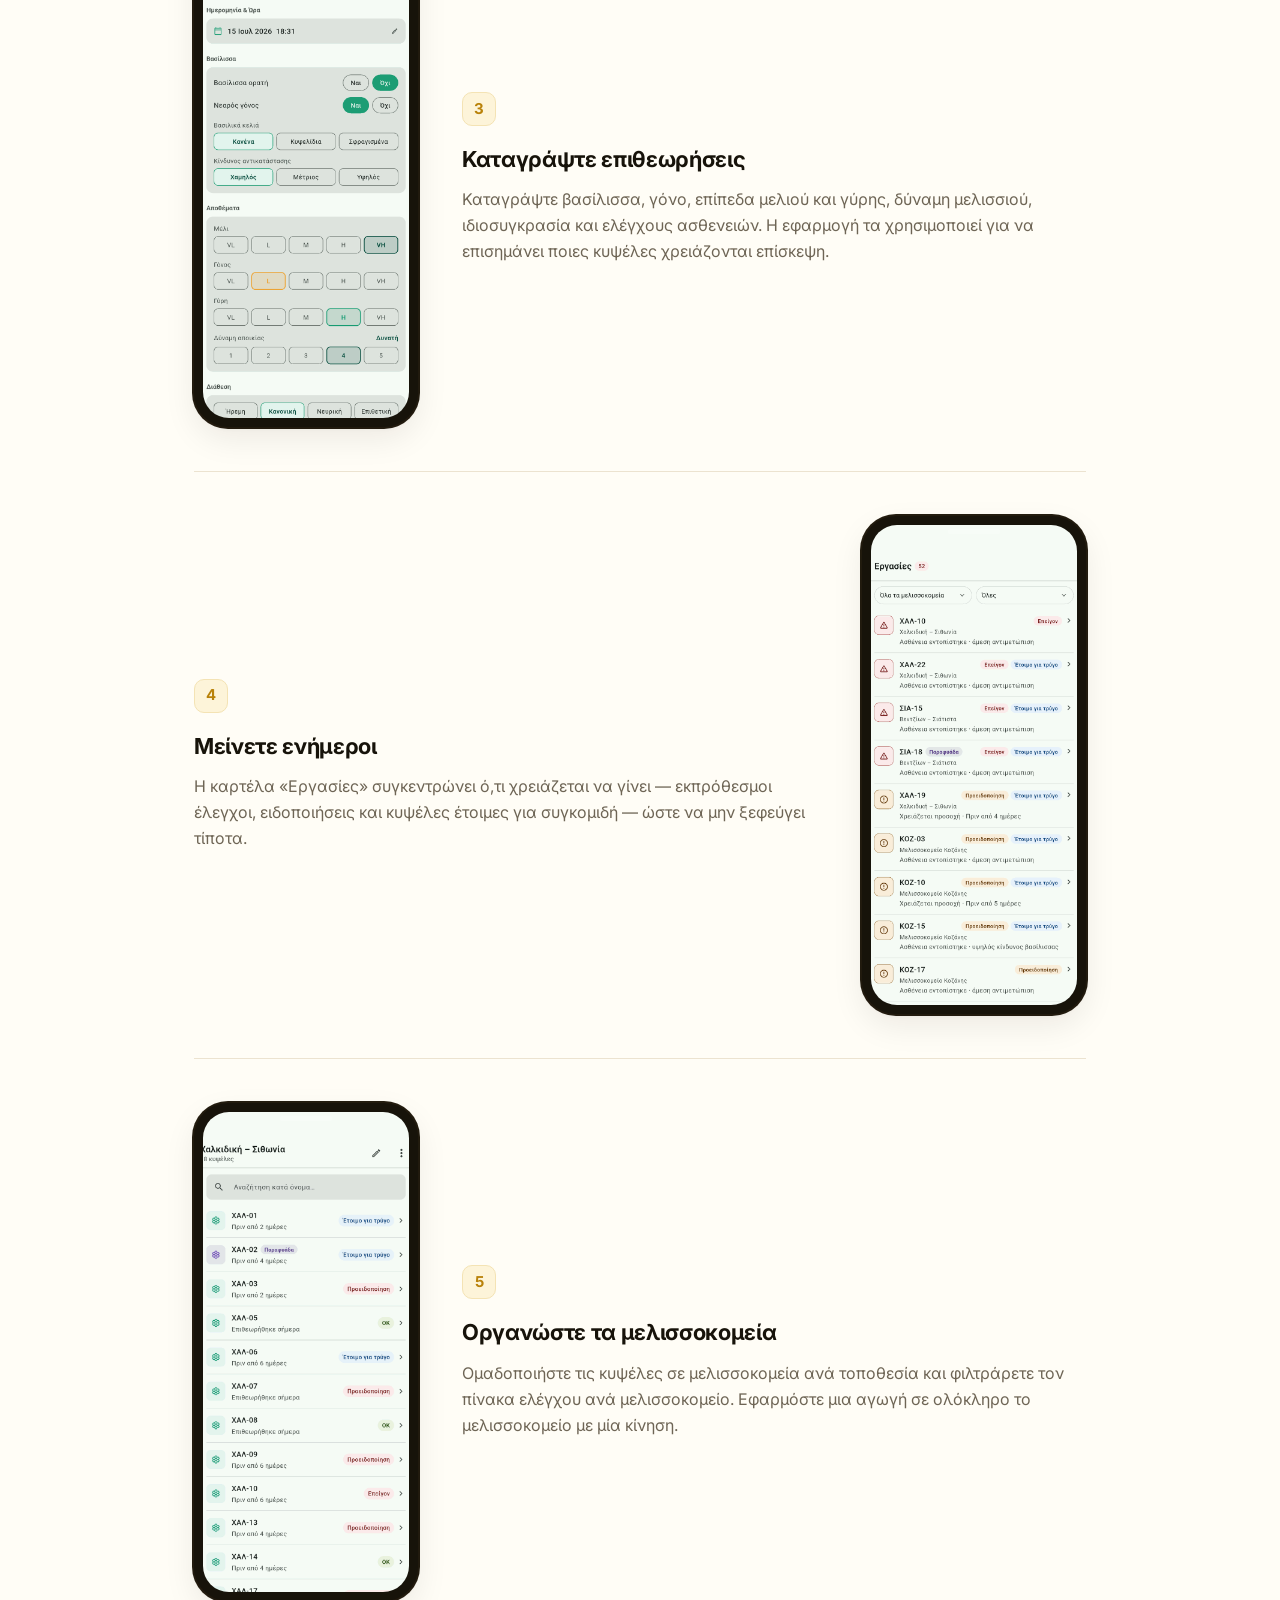
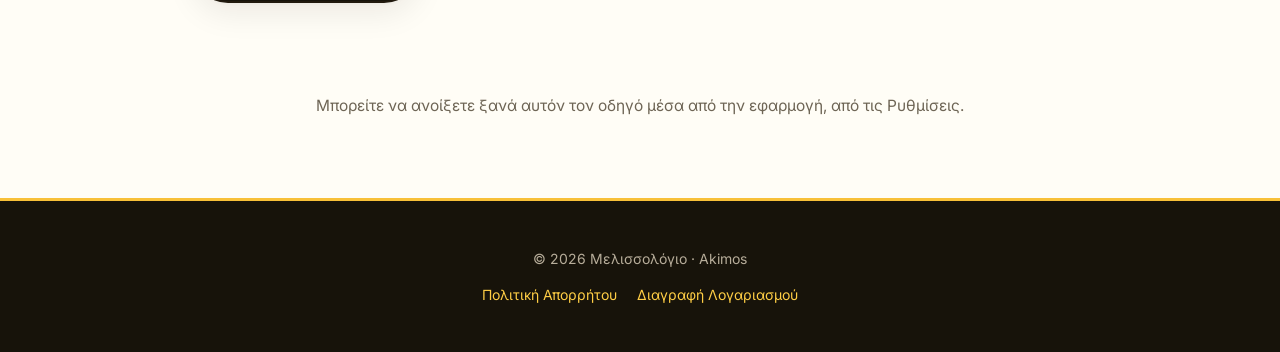
<file: guide.html>
<!DOCTYPE html>
<html lang="el">
<head>
  <meta charset="UTF-8" />
  <meta name="viewport" content="width=device-width, initial-scale=1.0" />
  <title data-i18n="guidepage.title">Οδηγός — Μελισσολόγιο</title>
  <meta name="description" content="Οδηγός χρήσης του Μελισσολόγιου — πίνακας ελέγχου, επιθεωρήσεις, εργασίες, μελισσοκομεία, χάρτης και σάρωση NFC." />
  <link rel="icon" href="logo.png" />
  <link rel="preconnect" href="https://fonts.googleapis.com" />
  <link rel="preconnect" href="https://fonts.gstatic.com" crossorigin />
  <link href="https://fonts.googleapis.com/css2?family=Inter:wght@400;500;600;700;800&display=swap" rel="stylesheet" />
  <link rel="stylesheet" href="styles.css" />
</head>
<body>

  <header class="nav">
    <div class="nav-inner">
      <a class="nav-brand" href="index.html">
        <img src="logo.png" alt="Μελισσολόγιο" />
        <span data-i18n="nav.brand">Μελισσολόγιο</span>
      </a>
      <div class="nav-right">
        <nav class="nav-links">
          <a href="index.html" data-i18n="nav.home">Αρχική</a>
          <a href="features.html" data-i18n="nav.features">Λειτουργίες</a>
          <a href="guide.html" class="active" data-i18n="nav.guide">Οδηγός</a>
          <a href="privacy-policy.html" data-i18n="nav.privacy">Πολιτική Απορρήτου</a>
          <a href="delete-account.html" data-i18n="nav.delete">Διαγραφή Λογαριασμού</a>
        </nav>
        <div class="lang-switch" role="group" aria-label="Language">
          <button class="lang-btn" type="button" data-set-lang="el">ΕΛ</button>
          <button class="lang-btn" type="button" data-set-lang="en">EN</button>
        </div>
        <button class="nav-toggle" type="button" aria-label="Μενού" aria-expanded="false">
          <span></span><span></span><span></span>
        </button>
      </div>
    </div>
  </header>

  <div class="page-header">
    <h1 data-i18n="guidepage.h1">Οδηγός χρήσης</h1>
    <p class="subtitle" data-i18n="guidepage.subtitle">Μια σύντομη ξενάγηση στις βασικές λειτουργίες του Μελισσολόγιου.</p>
  </div>

  <section class="guide">

    <article class="step">
      <div class="step-media">
        <div class="device-frame"><img src="screenshots/01_dashboard.png" alt="Πίνακας ελέγχου" loading="lazy" /></div>
      </div>
      <div class="step-body">
        <span class="step-num">1</span>
        <h2 data-i18n="g.dash.h">Ο πίνακας ελέγχου σας</h2>
        <p data-i18n="g.dash.p">Δείτε κάθε κυψέλη με μια ματιά. Οι κάρτες στην κορυφή δείχνουν ποιες κυψέλες χρειάζονται προσοχή, είναι έτοιμες για συγκομιδή, είναι αδύναμες ή εκπρόθεσμες — πατήστε μια κάρτα για να δείτε μόνο αυτές.</p>
      </div>
    </article>

    <article class="step">
      <div class="step-media">
        <div class="device-frame"><img src="screenshots/02_hive_detail.png" alt="Καρτέλα κυψέλης" loading="lazy" /></div>
      </div>
      <div class="step-body">
        <span class="step-num">2</span>
        <h2 data-i18n="g.hive.h">Ανοίξτε μια κυψέλη</h2>
        <p data-i18n="g.hive.p">Κάθε κυψέλη έχει τη δική της καρτέλα με την τελευταία κατάσταση, σημειώσεις, και καρτέλες με το ιστορικό επιθεωρήσεων και αγωγών. Μετονομάστε, μετακινήστε ή σημειώστε την ως παραφυάδα.</p>
      </div>
    </article>

    <article class="step">
      <div class="step-media">
        <div class="device-frame"><img src="screenshots/03_inspection_form.png" alt="Επιθεώρηση" loading="lazy" /></div>
      </div>
      <div class="step-body">
        <span class="step-num">3</span>
        <h2 data-i18n="g.insp.h">Καταγράψτε επιθεωρήσεις</h2>
        <p data-i18n="g.insp.p">Καταγράψτε βασίλισσα, γόνο, επίπεδα μελιού και γύρης, δύναμη μελισσιού, ιδιοσυγκρασία και ελέγχους ασθενειών. Η εφαρμογή τα χρησιμοποιεί για να επισημάνει ποιες κυψέλες χρειάζονται επίσκεψη.</p>
      </div>
    </article>

    <article class="step">
      <div class="step-media">
        <div class="device-frame"><img src="screenshots/04_tasks.png" alt="Εργασίες" loading="lazy" /></div>
      </div>
      <div class="step-body">
        <span class="step-num">4</span>
        <h2 data-i18n="g.tasks.h">Μείνετε ενήμεροι</h2>
        <p data-i18n="g.tasks.p">Η καρτέλα «Εργασίες» συγκεντρώνει ό,τι χρειάζεται να γίνει — εκπρόθεσμοι έλεγχοι, ειδοποιήσεις και κυψέλες έτοιμες για συγκομιδή — ώστε να μην ξεφεύγει τίποτα.</p>
      </div>
    </article>

    <article class="step">
      <div class="step-media">
        <div class="device-frame"><img src="screenshots/05_apiary_detail.png" alt="Μελισσοκομείο" loading="lazy" /></div>
      </div>
      <div class="step-body">
        <span class="step-num">5</span>
        <h2 data-i18n="g.apiary.h">Οργανώστε τα μελισσοκομεία</h2>
        <p data-i18n="g.apiary.p">Ομαδοποιήστε τις κυψέλες σε μελισσοκομεία ανά τοποθεσία και φιλτράρετε τον πίνακα ελέγχου ανά μελισσοκομείο. Εφαρμόστε μια αγωγή σε ολόκληρο το μελισσοκομείο με μία κίνηση.</p>
      </div>
    </article>

    <div class="section-outro" data-i18n="guidepage.outro">Μπορείτε να ανοίξετε ξανά αυτόν τον οδηγό μέσα από την εφαρμογή, από τις Ρυθμίσεις.</div>
  </section>

  <footer class="footer">
    <p data-i18n="footer.copy">© 2026 Μελισσολόγιο · Akimos</p>
    <div class="footer-links">
      <a href="privacy-policy.html" data-i18n="nav.privacy">Πολιτική Απορρήτου</a>
      <a href="delete-account.html" data-i18n="nav.delete">Διαγραφή Λογαριασμού</a>
    </div>
  </footer>

  <script src="i18n.js"></script>
</body>
</html>
</file>
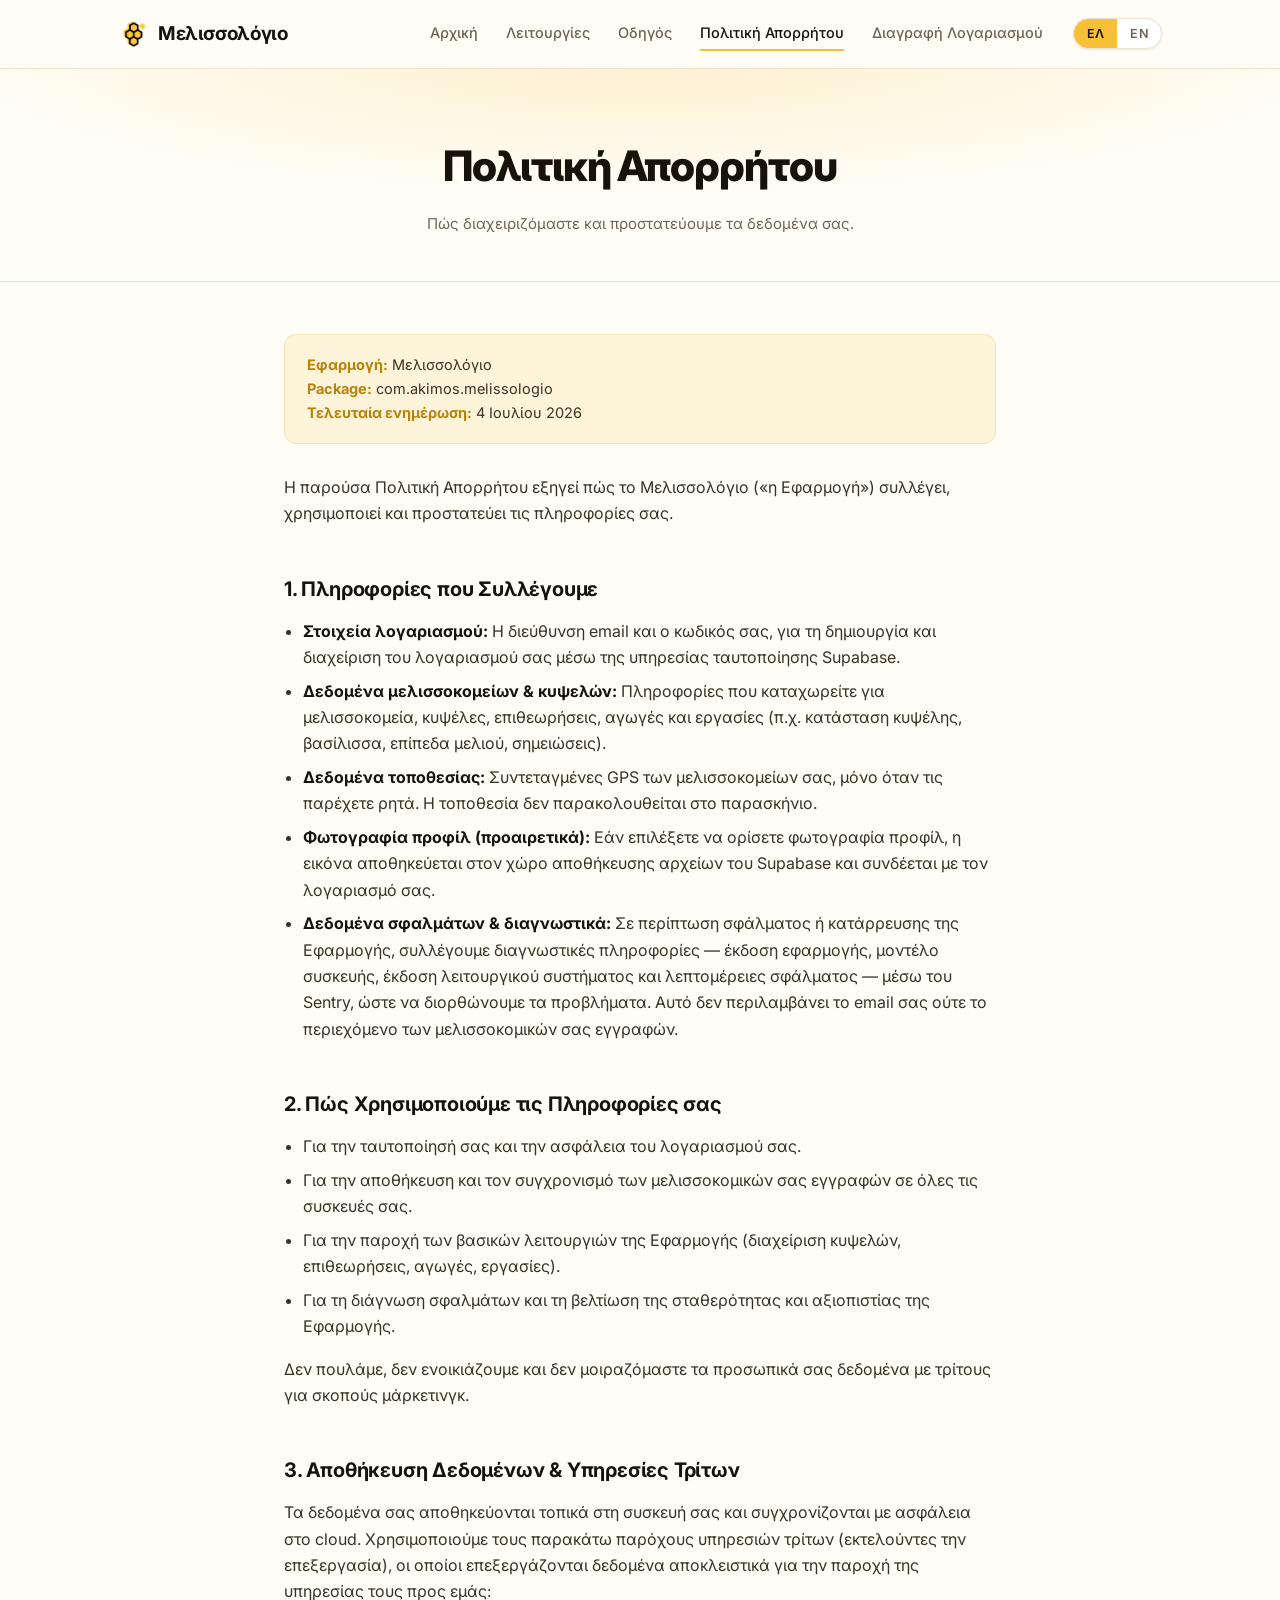
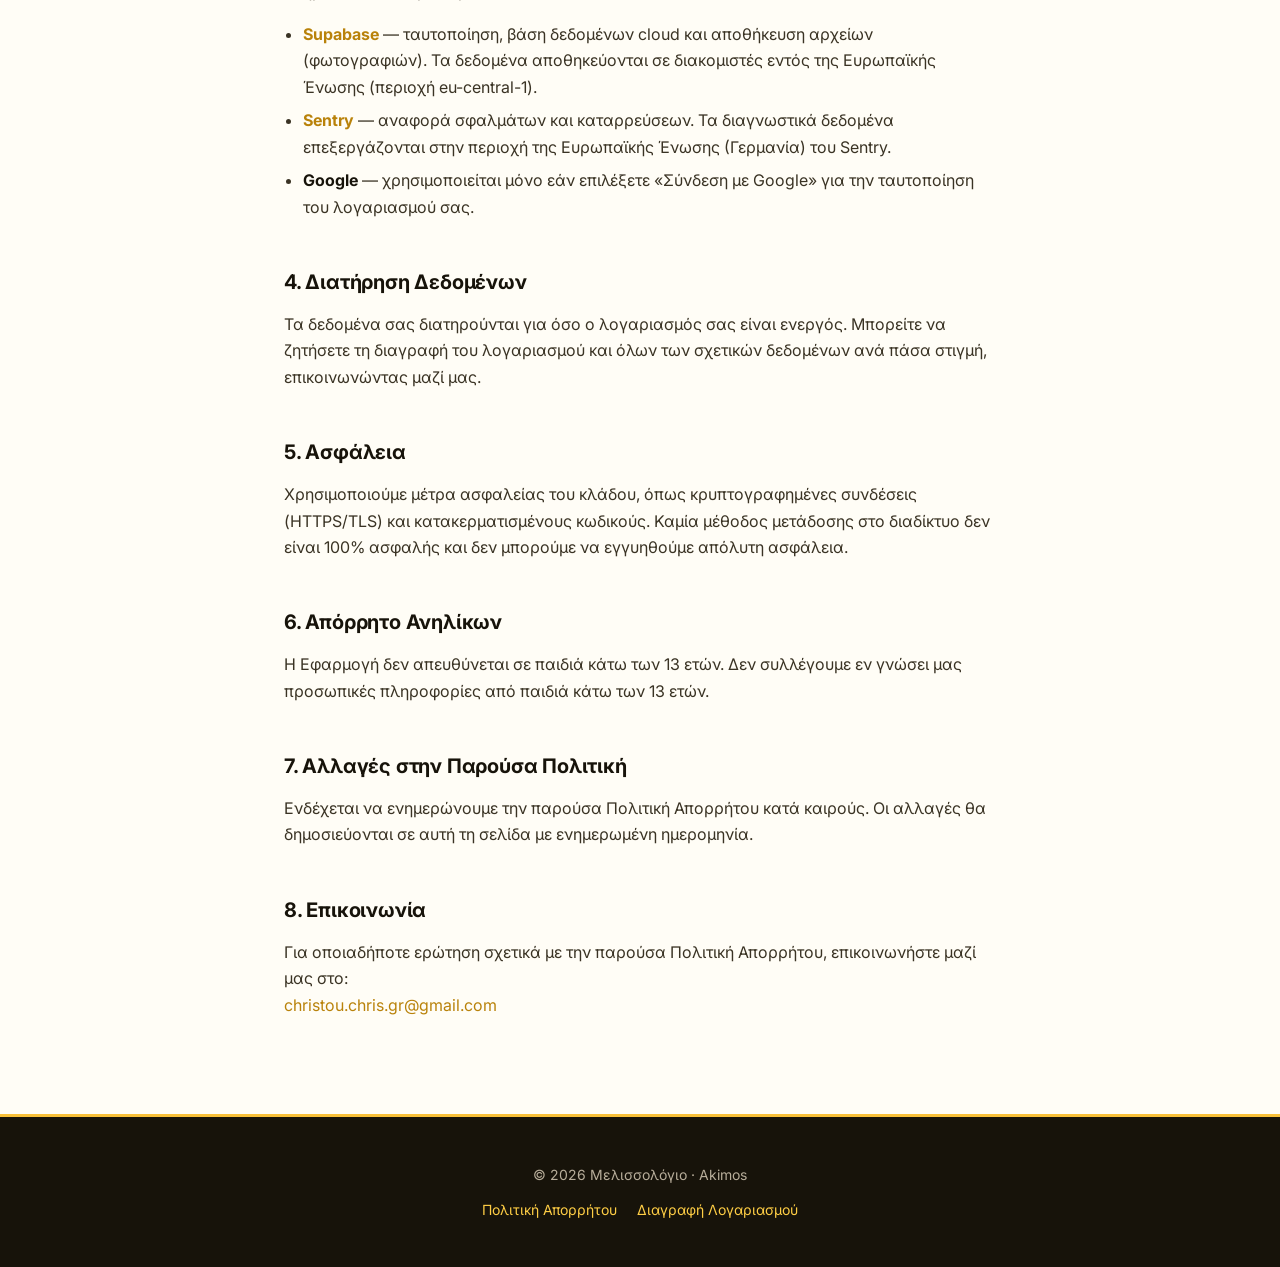
<file: privacy-policy.html>
<!DOCTYPE html>
<html lang="el">
<head>
  <meta charset="UTF-8" />
  <meta name="viewport" content="width=device-width, initial-scale=1.0" />
  <title data-i18n="privacy.title">Πολιτική Απορρήτου — Μελισσολόγιο</title>
  <link rel="icon" href="logo.png" />
  <link rel="preconnect" href="https://fonts.googleapis.com" />
  <link rel="preconnect" href="https://fonts.gstatic.com" crossorigin />
  <link href="https://fonts.googleapis.com/css2?family=Inter:wght@400;500;600;700;800&display=swap" rel="stylesheet" />
  <link rel="stylesheet" href="styles.css" />
</head>
<body>

  <header class="nav">
    <div class="nav-inner">
      <a class="nav-brand" href="index.html">
        <img src="logo.png" alt="Μελισσολόγιο" />
        <span data-i18n="nav.brand">Μελισσολόγιο</span>
      </a>
      <div class="nav-right">
        <nav class="nav-links">
          <a href="index.html" data-i18n="nav.home">Αρχική</a>
          <a href="features.html" data-i18n="nav.features">Λειτουργίες</a>
          <a href="guide.html" data-i18n="nav.guide">Οδηγός</a>
          <a href="privacy-policy.html" class="active" data-i18n="nav.privacy">Πολιτική Απορρήτου</a>
          <a href="delete-account.html" data-i18n="nav.delete">Διαγραφή Λογαριασμού</a>
        </nav>
        <div class="lang-switch" role="group" aria-label="Language">
          <button class="lang-btn" type="button" data-set-lang="el">ΕΛ</button>
          <button class="lang-btn" type="button" data-set-lang="en">EN</button>
        </div>
        <button class="nav-toggle" type="button" aria-label="Μενού" aria-expanded="false">
          <span></span><span></span><span></span>
        </button>
      </div>
    </div>
  </header>

  <div class="page-header">
    <h1 data-i18n="privacy.h1">Πολιτική Απορρήτου</h1>
    <p class="subtitle" data-i18n="privacy.subtitle">Πώς διαχειριζόμαστε και προστατεύουμε τα δεδομένα σας.</p>
  </div>

  <main class="content">

    <!-- ============================= GREEK ============================= -->
    <div data-lang="el">
      <div class="meta-card">
        <strong>Εφαρμογή:</strong> Μελισσολόγιο<br />
        <strong>Package:</strong> com.akimos.melissologio<br />
        <strong>Τελευταία ενημέρωση:</strong> 4 Ιουλίου 2026
      </div>

      <p>Η παρούσα Πολιτική Απορρήτου εξηγεί πώς το Μελισσολόγιο («η Εφαρμογή») συλλέγει, χρησιμοποιεί και προστατεύει τις πληροφορίες σας.</p>

      <h2>1. Πληροφορίες που Συλλέγουμε</h2>
      <ul>
        <li><strong>Στοιχεία λογαριασμού:</strong> Η διεύθυνση email και ο κωδικός σας, για τη δημιουργία και διαχείριση του λογαριασμού σας μέσω της υπηρεσίας ταυτοποίησης Supabase.</li>
        <li><strong>Δεδομένα μελισσοκομείων &amp; κυψελών:</strong> Πληροφορίες που καταχωρείτε για μελισσοκομεία, κυψέλες, επιθεωρήσεις, αγωγές και εργασίες (π.χ. κατάσταση κυψέλης, βασίλισσα, επίπεδα μελιού, σημειώσεις).</li>
        <li><strong>Δεδομένα τοποθεσίας:</strong> Συντεταγμένες GPS των μελισσοκομείων σας, μόνο όταν τις παρέχετε ρητά. Η τοποθεσία δεν παρακολουθείται στο παρασκήνιο.</li>
        <li><strong>Φωτογραφία προφίλ (προαιρετικά):</strong> Εάν επιλέξετε να ορίσετε φωτογραφία προφίλ, η εικόνα αποθηκεύεται στον χώρο αποθήκευσης αρχείων του Supabase και συνδέεται με τον λογαριασμό σας.</li>
        <li><strong>Δεδομένα σφαλμάτων &amp; διαγνωστικά:</strong> Σε περίπτωση σφάλματος ή κατάρρευσης της Εφαρμογής, συλλέγουμε διαγνωστικές πληροφορίες — έκδοση εφαρμογής, μοντέλο συσκευής, έκδοση λειτουργικού συστήματος και λεπτομέρειες σφάλματος — μέσω του Sentry, ώστε να διορθώνουμε τα προβλήματα. Αυτό δεν περιλαμβάνει το email σας ούτε το περιεχόμενο των μελισσοκομικών σας εγγραφών.</li>
      </ul>

      <h2>2. Πώς Χρησιμοποιούμε τις Πληροφορίες σας</h2>
      <ul>
        <li>Για την ταυτοποίησή σας και την ασφάλεια του λογαριασμού σας.</li>
        <li>Για την αποθήκευση και τον συγχρονισμό των μελισσοκομικών σας εγγραφών σε όλες τις συσκευές σας.</li>
        <li>Για την παροχή των βασικών λειτουργιών της Εφαρμογής (διαχείριση κυψελών, επιθεωρήσεις, αγωγές, εργασίες).</li>
        <li>Για τη διάγνωση σφαλμάτων και τη βελτίωση της σταθερότητας και αξιοπιστίας της Εφαρμογής.</li>
      </ul>
      <p>Δεν πουλάμε, δεν ενοικιάζουμε και δεν μοιραζόμαστε τα προσωπικά σας δεδομένα με τρίτους για σκοπούς μάρκετινγκ.</p>

      <h2>3. Αποθήκευση Δεδομένων &amp; Υπηρεσίες Τρίτων</h2>
      <p>Τα δεδομένα σας αποθηκεύονται τοπικά στη συσκευή σας και συγχρονίζονται με ασφάλεια στο cloud. Χρησιμοποιούμε τους παρακάτω παρόχους υπηρεσιών τρίτων (εκτελούντες την επεξεργασία), οι οποίοι επεξεργάζονται δεδομένα αποκλειστικά για την παροχή της υπηρεσίας τους προς εμάς:</p>
      <ul>
        <li><strong><a href="https://supabase.com" target="_blank" rel="noopener">Supabase</a></strong> — ταυτοποίηση, βάση δεδομένων cloud και αποθήκευση αρχείων (φωτογραφιών). Τα δεδομένα αποθηκεύονται σε διακομιστές εντός της Ευρωπαϊκής Ένωσης (περιοχή eu-central-1).</li>
        <li><strong><a href="https://sentry.io" target="_blank" rel="noopener">Sentry</a></strong> — αναφορά σφαλμάτων και καταρρεύσεων. Τα διαγνωστικά δεδομένα επεξεργάζονται στην περιοχή της Ευρωπαϊκής Ένωσης (Γερμανία) του Sentry.</li>
        <li><strong>Google</strong> — χρησιμοποιείται μόνο εάν επιλέξετε «Σύνδεση με Google» για την ταυτοποίηση του λογαριασμού σας.</li>
      </ul>

      <h2>4. Διατήρηση Δεδομένων</h2>
      <p>Τα δεδομένα σας διατηρούνται για όσο ο λογαριασμός σας είναι ενεργός. Μπορείτε να ζητήσετε τη διαγραφή του λογαριασμού και όλων των σχετικών δεδομένων ανά πάσα στιγμή, επικοινωνώντας μαζί μας.</p>

      <h2>5. Ασφάλεια</h2>
      <p>Χρησιμοποιούμε μέτρα ασφαλείας του κλάδου, όπως κρυπτογραφημένες συνδέσεις (HTTPS/TLS) και κατακερματισμένους κωδικούς. Καμία μέθοδος μετάδοσης στο διαδίκτυο δεν είναι 100% ασφαλής και δεν μπορούμε να εγγυηθούμε απόλυτη ασφάλεια.</p>

      <h2>6. Απόρρητο Ανηλίκων</h2>
      <p>Η Εφαρμογή δεν απευθύνεται σε παιδιά κάτω των 13 ετών. Δεν συλλέγουμε εν γνώσει μας προσωπικές πληροφορίες από παιδιά κάτω των 13 ετών.</p>

      <h2>7. Αλλαγές στην Παρούσα Πολιτική</h2>
      <p>Ενδέχεται να ενημερώνουμε την παρούσα Πολιτική Απορρήτου κατά καιρούς. Οι αλλαγές θα δημοσιεύονται σε αυτή τη σελίδα με ενημερωμένη ημερομηνία.</p>

      <h2>8. Επικοινωνία</h2>
      <p>Για οποιαδήποτε ερώτηση σχετικά με την παρούσα Πολιτική Απορρήτου, επικοινωνήστε μαζί μας στο:<br />
      <a href="mailto:christou.chris.gr@gmail.com">christou.chris.gr@gmail.com</a></p>
    </div>

    <!-- ============================= ENGLISH ============================= -->
    <div data-lang="en">
      <div class="meta-card">
        <strong>App name:</strong> Melissologio<br />
        <strong>Package:</strong> com.akimos.melissologio<br />
        <strong>Last updated:</strong> July 4, 2026
      </div>

      <p>This Privacy Policy explains how Melissologio ("the App") collects, uses, and protects your information.</p>

      <h2>1. Information We Collect</h2>
      <ul>
        <li><strong>Account data:</strong> Your email address and password, used to create and manage your account via Supabase authentication.</li>
        <li><strong>Apiary &amp; hive data:</strong> Information you enter about your apiaries, hives, inspections, treatments and tasks (e.g. hive health, queen status, honey levels, notes).</li>
        <li><strong>Location data:</strong> GPS coordinates of your apiaries, only when you explicitly provide them. Location is not tracked in the background.</li>
        <li><strong>Profile photo (optional):</strong> If you choose to set a profile photo, the image is stored in Supabase file storage and linked to your account.</li>
        <li><strong>Crash &amp; diagnostic data:</strong> If the App crashes or hits an error, we collect diagnostic information — app version, device model, operating system version, and error/stack-trace details — via Sentry so we can fix problems. This does not include your email or the contents of your beekeeping records.</li>
      </ul>

      <h2>2. How We Use Your Information</h2>
      <ul>
        <li>To authenticate you and keep your account secure.</li>
        <li>To store and sync your beekeeping records across your devices.</li>
        <li>To provide the core features of the App (hive management, inspections, treatments, tasks).</li>
        <li>To diagnose crashes and improve the stability and reliability of the App.</li>
      </ul>
      <p>We do <strong>not</strong> sell, rent, or share your personal data with third parties for marketing purposes.</p>

      <h2>3. Data Storage &amp; Third-Party Services</h2>
      <p>Your data is stored locally on your device and securely synced to the cloud. We use the following third-party service providers (processors), who process data only to provide their service to us:</p>
      <ul>
        <li><strong><a href="https://supabase.com" target="_blank" rel="noopener">Supabase</a></strong> — authentication, cloud database, and file (photo) storage. Data is stored on servers in the European Union (eu-central-1 region).</li>
        <li><strong><a href="https://sentry.io" target="_blank" rel="noopener">Sentry</a></strong> — crash and error reporting. Diagnostic data is processed in Sentry's European Union (Germany) region.</li>
        <li><strong>Google</strong> — used only if you choose "Sign in with Google" to authenticate your account.</li>
      </ul>

      <h2>4. Data Retention</h2>
      <p>Your data is retained for as long as your account is active. You may request deletion of your account and all associated data at any time by contacting us.</p>

      <h2>5. Security</h2>
      <p>We use industry-standard security measures including encrypted connections (HTTPS/TLS) and hashed passwords. No method of transmission over the internet is 100% secure, and we cannot guarantee absolute security.</p>

      <h2>6. Children's Privacy</h2>
      <p>The App is not directed to children under 13. We do not knowingly collect personal information from children under 13.</p>

      <h2>7. Changes to This Policy</h2>
      <p>We may update this Privacy Policy from time to time. Changes will be posted on this page with an updated date.</p>

      <h2>8. Contact</h2>
      <p>If you have any questions about this Privacy Policy, please contact us at:<br />
      <a href="mailto:christou.chris.gr@gmail.com">christou.chris.gr@gmail.com</a></p>
    </div>

  </main>

  <footer class="footer">
    <p data-i18n="footer.copy">© 2026 Μελισσολόγιο · Akimos</p>
    <div class="footer-links">
      <a href="privacy-policy.html" data-i18n="nav.privacy">Πολιτική Απορρήτου</a>
      <a href="delete-account.html" data-i18n="nav.delete">Διαγραφή Λογαριασμού</a>
    </div>
  </footer>

  <script src="i18n.js"></script>
</body>
</html>
</file>
<file: styles.css>
/* ==========================================================================
   Melissologio — shared design system
   Palette derived from the logo: honeycomb gold (#F8C038) + warm near-black
   outline (#17130A). A duotone, high-contrast, modern look.
   ========================================================================== */

:root {
  /* Brand — straight from the logo */
  --gold:        #f8c038;   /* honeycomb fill */
  --gold-bright: #ffce45;
  --amber:       #b9820a;   /* deep amber — accessible gold for text/links on white */
  --gold-tint:   #fdf4d9;   /* pale honey wash */
  --gold-soft:   #f4e3b4;   /* warm borders */

  --ink:         #17130a;   /* logo outline — primary text / dark surfaces */
  --ink-soft:    #3a3324;
  --muted:       #6e6555;   /* warm grey */

  --cream:       #fffdf6;   /* page background */
  --surface:     #ffffff;
  --line:        #ece3d0;   /* hairlines */

  /* Type */
  --font: "Inter", -apple-system, BlinkMacSystemFont, "Segoe UI", Roboto,
          "Helvetica Neue", Arial, sans-serif;

  /* Shape & depth */
  --radius:    16px;
  --radius-sm: 12px;
  --shadow-sm: 0 1px 2px rgba(23, 19, 10, 0.05), 0 1px 3px rgba(23, 19, 10, 0.04);
  --shadow:    0 2px 4px rgba(23, 19, 10, 0.04), 0 12px 32px rgba(23, 19, 10, 0.08);
  --shadow-cta: 0 8px 24px rgba(23, 19, 10, 0.22);

  --maxw: 1100px;
}

* { margin: 0; padding: 0; box-sizing: border-box; }

html { scroll-behavior: smooth; }

body {
  font-family: var(--font);
  color: var(--ink);
  background: var(--cream);
  line-height: 1.65;
  -webkit-font-smoothing: antialiased;
  text-rendering: optimizeLegibility;
}

img { display: block; }

a { color: var(--amber); text-decoration: none; }
a:hover { text-decoration: underline; }

/* English hidden until JS decides the language (prevents flash). */
[data-lang="en"] { display: none; }

/* --------------------------------------------------------------------------
   Navigation
   -------------------------------------------------------------------------- */
.nav {
  background: rgba(255, 253, 246, 0.82);
  backdrop-filter: saturate(1.4) blur(10px);
  border-bottom: 1px solid var(--line);
  position: sticky;
  top: 0;
  z-index: 100;
}
.nav-inner {
  max-width: var(--maxw);
  margin: 0 auto;
  padding: 0 28px;
  height: 68px;
  display: flex;
  align-items: center;
  justify-content: space-between;
  gap: 20px;
}
.nav-brand {
  font-size: 19px;
  font-weight: 700;
  letter-spacing: -0.02em;
  color: var(--ink);
  display: flex;
  align-items: center;
  gap: 10px;
}
.nav-brand:hover { text-decoration: none; }
.nav-brand img { width: 30px; height: 30px; }

.nav-right { display: flex; align-items: center; gap: 30px; }
.nav-links { display: flex; gap: 28px; }
.nav-links a {
  color: var(--muted);
  font-size: 14.5px;
  font-weight: 500;
  padding: 4px 0;
  border-bottom: 2px solid transparent;
  transition: color 0.15s ease, border-color 0.15s ease;
}
.nav-links a:hover { color: var(--ink); text-decoration: none; }
.nav-links a.active { color: var(--ink); border-bottom-color: var(--gold); }

/* Language switch */
.lang-switch {
  display: inline-flex;
  border: 1px solid var(--line);
  border-radius: 999px;
  overflow: hidden;
  background: var(--surface);
  box-shadow: var(--shadow-sm);
}
.lang-btn {
  font-family: inherit;
  font-size: 12.5px;
  font-weight: 600;
  letter-spacing: 0.03em;
  color: var(--muted);
  background: transparent;
  border: none;
  padding: 7px 13px;
  cursor: pointer;
  transition: background 0.15s ease, color 0.15s ease;
}
.lang-btn:hover { color: var(--ink); }
.lang-btn.active { background: var(--gold); color: var(--ink); }

/* Hamburger (mobile only) */
.nav-toggle {
  display: none;
  width: 40px;
  height: 40px;
  padding: 0;
  flex-direction: column;
  align-items: center;
  justify-content: center;
  gap: 4px;
  border: 1px solid var(--line);
  border-radius: 10px;
  background: var(--surface);
  box-shadow: var(--shadow-sm);
  cursor: pointer;
}
.nav-toggle span {
  display: block;
  width: 18px;
  height: 2px;
  border-radius: 2px;
  background: var(--ink);
  transition: transform 0.2s ease, opacity 0.2s ease;
}
.nav-toggle[aria-expanded="true"] span:nth-child(1) { transform: translateY(6px) rotate(45deg); }
.nav-toggle[aria-expanded="true"] span:nth-child(2) { opacity: 0; }
.nav-toggle[aria-expanded="true"] span:nth-child(3) { transform: translateY(-6px) rotate(-45deg); }

/* --------------------------------------------------------------------------
   Hero
   -------------------------------------------------------------------------- */
.hero {
  position: relative;
  overflow: hidden;
  text-align: center;
  padding: 104px 24px 92px;
  background:
    radial-gradient(64% 58% at 50% -6%, rgba(248, 192, 56, 0.28) 0%, rgba(248, 192, 56, 0) 68%),
    var(--cream);
}
/* Subtle honeycomb texture */
.hero::before {
  content: "";
  position: absolute;
  inset: 0;
  background-image: url("data:image/svg+xml,%3Csvg xmlns='http://www.w3.org/2000/svg' width='28' height='49' viewBox='0 0 28 49'%3E%3Cg fill='%2317130a' fill-opacity='0.035' fill-rule='evenodd'%3E%3Cpath d='M13.99 9.25l13 7.5v15l-13 7.5L1 31.75v-15l12.99-7.5zM3 17.9v12.7l10.99 6.34 11-6.35V17.9l-11-6.34L3 17.9zM0 15l12.98-7.5V0h-2v6.35L0 12.69v2.3zm0 18.5L12.98 41v8h-2v-6.85L0 35.81v-2.3zM15 0v7.5L27.99 15H28v-2.31h-.01L17 6.35V0h-2zm0 49v-8l12.99-7.5H28v2.31h-.01L17 42.15V49h-2z'/%3E%3C/g%3E%3C/svg%3E");
  -webkit-mask-image: radial-gradient(70% 70% at 50% 30%, #000 0%, transparent 75%);
  mask-image: radial-gradient(70% 70% at 50% 30%, #000 0%, transparent 75%);
  pointer-events: none;
}
.hero-inner { position: relative; z-index: 1; }
.hero-logo {
  width: 100px;
  height: 100px;
  margin: 0 auto 28px;
  filter: drop-shadow(0 12px 22px rgba(248, 192, 56, 0.4));
}
.eyebrow {
  font-size: 12px;
  font-weight: 700;
  letter-spacing: 0.16em;
  text-transform: uppercase;
  color: var(--amber);
  margin-bottom: 16px;
}
.hero h1 {
  font-size: clamp(44px, 6.4vw, 66px);
  font-weight: 800;
  letter-spacing: -0.03em;
  line-height: 1.02;
  color: var(--ink);
}
.hero .tagline {
  margin: 22px auto 0;
  font-size: clamp(17px, 2.4vw, 20px);
  color: var(--muted);
  max-width: 580px;
  line-height: 1.6;
}

/* Store badge (styled like a store button; app not yet live) */
.cta {
  display: inline-flex;
  align-items: center;
  gap: 13px;
  margin-top: 36px;
  background: var(--ink);
  color: #fff;
  padding: 13px 24px;
  border-radius: 14px;
  box-shadow: var(--shadow-cta);
  transition: transform 0.15s ease, box-shadow 0.15s ease;
}
.cta:hover {
  text-decoration: none;
  transform: translateY(-2px);
  box-shadow: 0 12px 30px rgba(23, 19, 10, 0.3);
}
.cta-play { width: 26px; height: 26px; flex-shrink: 0; }
.cta-text { display: flex; flex-direction: column; line-height: 1.12; text-align: left; }
.cta-text small { font-size: 11px; font-weight: 500; letter-spacing: 0.03em; opacity: 0.82; }
.cta-text strong { font-size: 18px; font-weight: 600; letter-spacing: 0.01em; }

.hero-note {
  margin-top: 18px;
  font-size: 13.5px;
  color: var(--muted);
}

/* --------------------------------------------------------------------------
   Sections & features
   -------------------------------------------------------------------------- */
.section {
  max-width: var(--maxw);
  margin: 0 auto;
  padding: 84px 24px;
}
.section-head { text-align: center; margin-bottom: 52px; }
.section-head h2 {
  font-size: clamp(28px, 3.6vw, 36px);
  font-weight: 800;
  letter-spacing: -0.025em;
  color: var(--ink);
}
.section-head p {
  margin: 14px auto 0;
  color: var(--muted);
  max-width: 540px;
  font-size: 16px;
}

.grid {
  display: grid;
  grid-template-columns: repeat(auto-fit, minmax(258px, 1fr));
  gap: 22px;
}
.card {
  position: relative;
  background: var(--surface);
  border: 1px solid var(--line);
  border-radius: var(--radius);
  padding: 30px 28px;
  box-shadow: var(--shadow-sm);
  transition: transform 0.18s ease, box-shadow 0.18s ease, border-color 0.18s ease;
}
.card:hover {
  transform: translateY(-4px);
  box-shadow: var(--shadow);
  border-color: var(--gold-soft);
}
.card-icon {
  width: 50px;
  height: 50px;
  border-radius: 13px;
  background: linear-gradient(150deg, var(--gold-tint), #fbecc4);
  border: 1px solid var(--gold-soft);
  color: var(--amber);
  display: flex;
  align-items: center;
  justify-content: center;
  margin-bottom: 20px;
}
.card-icon svg { width: 24px; height: 24px; }
.card h3 {
  font-size: 17.5px;
  font-weight: 700;
  letter-spacing: -0.01em;
  color: var(--ink);
  margin-bottom: 9px;
}
.card p { font-size: 14.5px; color: var(--muted); line-height: 1.6; }

/* --------------------------------------------------------------------------
   Content pages (privacy, delete account)
   -------------------------------------------------------------------------- */
.page-header {
  position: relative;
  overflow: hidden;
  background:
    radial-gradient(80% 100% at 50% -10%, rgba(248, 192, 56, 0.22) 0%, rgba(248, 192, 56, 0) 70%),
    var(--cream);
  border-bottom: 1px solid var(--line);
  padding: 62px 24px 44px;
  text-align: center;
}
.page-header h1 {
  font-size: clamp(32px, 4.6vw, 42px);
  font-weight: 800;
  letter-spacing: -0.025em;
  color: var(--ink);
}
.page-header .subtitle { margin-top: 12px; color: var(--muted); font-size: 15px; }

.content {
  max-width: 760px;
  margin: 0 auto;
  padding: 52px 24px 80px;
  color: var(--ink);
}
.content h2 {
  font-size: 20px;
  font-weight: 700;
  color: var(--ink);
  letter-spacing: -0.01em;
  margin: 2.3em 0 0.6em;
}
.content h2:first-child { margin-top: 0; }
.content p { margin: 0 0 1em; color: var(--ink-soft); }
.content ul { margin: 0 0 1em 1.2em; }
.content li { margin: 0.45em 0; color: var(--ink-soft); }
.content strong { color: var(--ink); }

.meta-card {
  background: var(--gold-tint);
  border: 1px solid var(--gold-soft);
  border-radius: var(--radius-sm);
  padding: 18px 22px;
  font-size: 14.5px;
  color: var(--ink-soft);
  margin-bottom: 30px;
}
.meta-card strong { color: var(--amber); }

.callout {
  background: var(--surface);
  border: 1px solid var(--line);
  border-left: 4px solid var(--gold);
  border-radius: var(--radius-sm);
  padding: 22px 24px;
  margin: 28px 0;
  box-shadow: var(--shadow-sm);
}

/* --------------------------------------------------------------------------
   Section outro (e.g. features page)
   -------------------------------------------------------------------------- */
.section-outro {
  text-align: center;
  margin-top: 48px;
  color: var(--muted);
  font-size: 15.5px;
}

/* --------------------------------------------------------------------------
   Phone-frame screenshot showcase (self-contained — no external assets).
   Frame aspect ratio matches the capture device (1080 × 2400).
   -------------------------------------------------------------------------- */
.device-frame {
  position: relative;
  aspect-ratio: 1080 / 2400;
  background: var(--ink);
  border-radius: 34px;
  padding: 9px;
  box-shadow: var(--shadow), 0 0 0 2px #241d10;
}
.device-frame::before {
  content: "";
  position: absolute;
  top: 13px;
  left: 50%;
  transform: translateX(-50%);
  width: 52px;
  height: 5px;
  border-radius: 3px;
  background: rgba(255, 255, 255, 0.22);
  z-index: 2;
}
.device-frame img {
  width: 100%;
  height: 100%;
  object-fit: cover;
  border-radius: 26px;
}

/* Home showcase strip — horizontally scrollable row of phones */
.shots {
  background:
    radial-gradient(70% 60% at 50% 0%, rgba(248, 192, 56, 0.12) 0%, rgba(248, 192, 56, 0) 70%),
    var(--cream);
  border-top: 1px solid var(--line);
  border-bottom: 1px solid var(--line);
}
.shots-inner { max-width: var(--maxw); margin: 0 auto; padding: 80px 24px; }
.shots-scroll {
  display: flex;
  gap: 30px;
  overflow-x: auto;
  padding: 8px 4px 22px;
  scroll-snap-type: x mandatory;
  -webkit-overflow-scrolling: touch;
}
.shots-scroll::-webkit-scrollbar { height: 8px; }
.shots-scroll::-webkit-scrollbar-thumb { background: var(--gold-soft); border-radius: 8px; }
.device {
  flex: 0 0 auto;
  width: 244px;
  scroll-snap-align: center;
  text-align: center;
}
.device .device-frame { margin-bottom: 15px; }
.device-cap { font-size: 14px; font-weight: 600; color: var(--ink-soft); }

/* --------------------------------------------------------------------------
   Guide page — alternating step rows
   -------------------------------------------------------------------------- */
.guide { max-width: 940px; margin: 0 auto; padding: 30px 24px 80px; }
.step {
  display: flex;
  align-items: center;
  gap: 44px;
  padding: 44px 0;
  border-top: 1px solid var(--line);
}
.step:first-child { border-top: none; }
.step:nth-child(even) { flex-direction: row-reverse; }
.step-media { flex: 0 0 224px; }
.step-body { flex: 1; }
.step-num {
  display: inline-flex;
  align-items: center;
  justify-content: center;
  width: 34px;
  height: 34px;
  border-radius: 10px;
  background: var(--gold-tint);
  border: 1px solid var(--gold-soft);
  color: var(--amber);
  font-weight: 700;
  font-size: 15px;
  margin-bottom: 15px;
}
.step-body h2 {
  font-size: 22px;
  font-weight: 700;
  letter-spacing: -0.015em;
  color: var(--ink);
  margin-bottom: 10px;
}
.step-body p { color: var(--muted); font-size: 16px; line-height: 1.62; }

@media (max-width: 720px) {
  .step, .step:nth-child(even) { flex-direction: column; text-align: center; gap: 24px; }
  .step-media { flex-basis: auto; width: 220px; }
  .step-num { margin-left: auto; margin-right: auto; }
}

/* --------------------------------------------------------------------------
   Footer
   -------------------------------------------------------------------------- */
.footer {
  background: var(--ink);
  color: #b7ad9a;
  text-align: center;
  padding: 46px 24px;
  font-size: 14px;
  border-top: 3px solid var(--gold);
}
.footer a { color: var(--gold-bright); }
.footer-links {
  margin-top: 12px;
  display: flex;
  gap: 20px;
  justify-content: center;
  flex-wrap: wrap;
}

/* --------------------------------------------------------------------------
   Responsive
   -------------------------------------------------------------------------- */
@media (max-width: 640px) {
  .nav-inner { height: 62px; padding: 0 16px; }
  .nav-right { gap: 10px; }
  .nav-toggle { display: flex; }

  /* Links collapse into a dropdown panel below the bar */
  .nav-links {
    position: absolute;
    top: 100%;
    left: 0;
    right: 0;
    flex-direction: column;
    gap: 0;
    background: var(--surface);
    border-bottom: 1px solid var(--line);
    box-shadow: var(--shadow);
    padding: 6px 16px 12px;
    display: none;
  }
  .nav-links.open { display: flex; }
  .nav-links a {
    font-size: 15px;
    padding: 13px 2px;
    border-bottom: none;
    border-top: 1px solid var(--line);
  }
  .nav-links a:first-child { border-top: none; }
  .nav-links a.active { color: var(--amber); font-weight: 600; }

  .hero { padding: 72px 20px 64px; }
  .section { padding: 60px 20px; }
}
</file>
